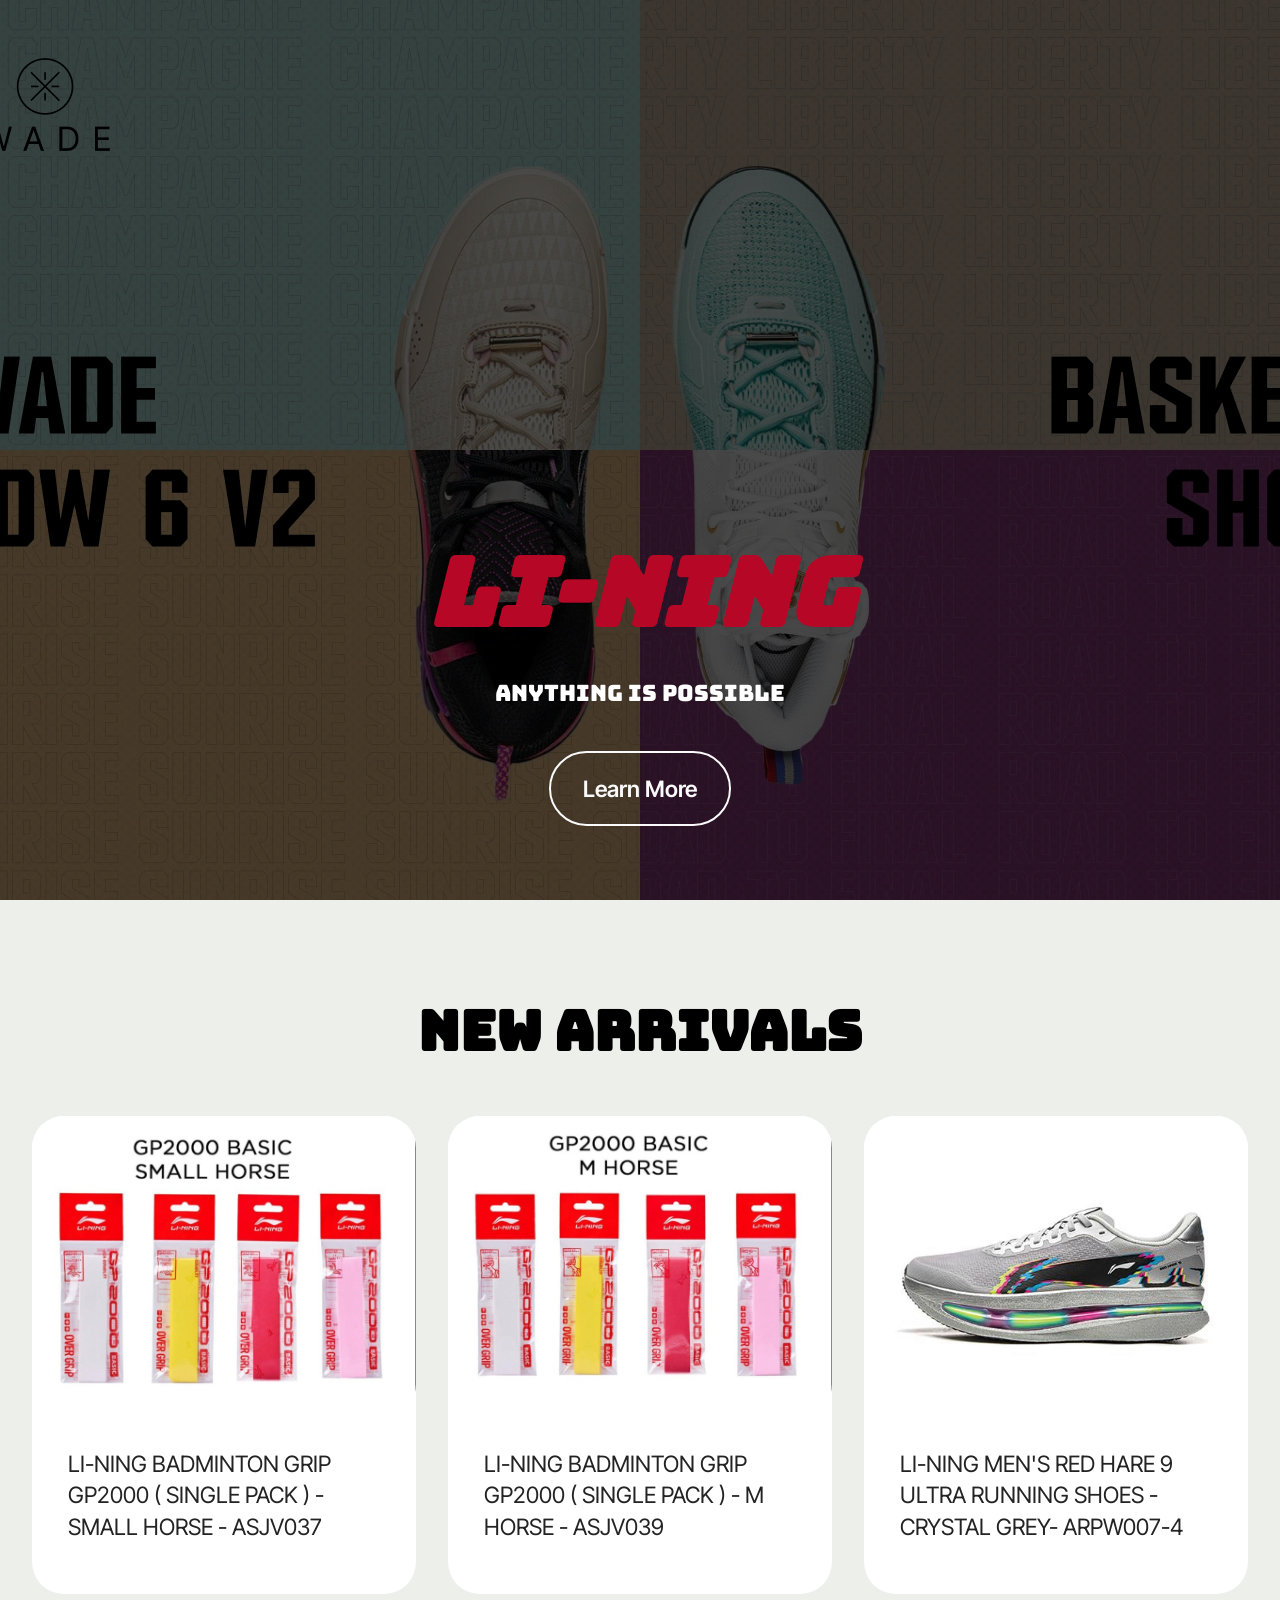
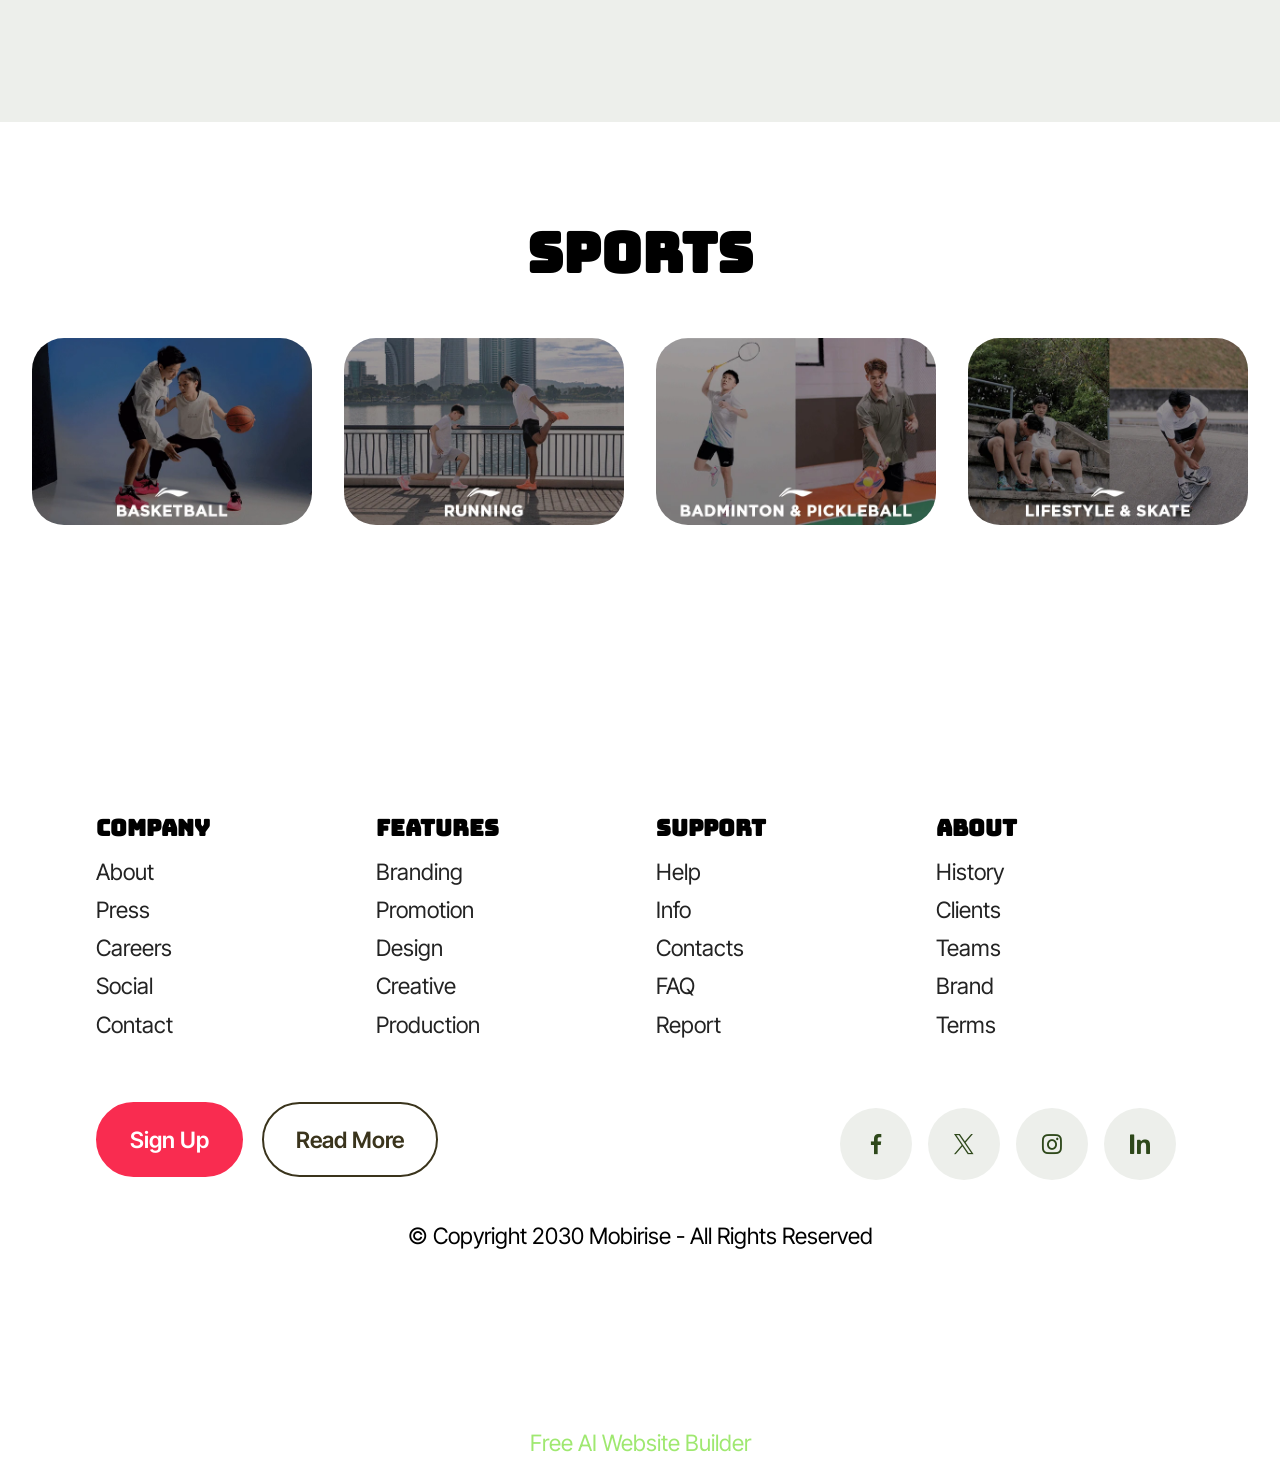
<file: index.html>
<!DOCTYPE html>
<html  >
<head>
  <!-- Site made with Mobirise Website Builder v6.1.12, https://mobirise.com -->
  <meta charset="UTF-8">
  <meta http-equiv="X-UA-Compatible" content="IE=edge">
  <meta name="generator" content="Mobirise v6.1.12, mobirise.com">
  <meta name="viewport" content="width=device-width, initial-scale=1, minimum-scale=1">
  <link rel="shortcut icon" href="assets/images/logo5.png" type="image/x-icon">
  <meta name="description" content="">
  
  
  <title>Home</title>
  <link rel="stylesheet" href="assets/bootstrap/css/bootstrap.min.css">
  <link rel="stylesheet" href="assets/parallax/jarallax.css">
  <link rel="stylesheet" href="assets/socicon/css/styles.css">
  <link rel="stylesheet" href="assets/theme/css/style.css">
  <link rel="preload" href="https://fonts.googleapis.com/css?family=Bungee:400&display=swap" as="style" onload="this.onload=null;this.rel='stylesheet'">
  <noscript><link rel="stylesheet" href="https://fonts.googleapis.com/css?family=Bungee:400&display=swap"></noscript>
  <link rel="preload" href="https://fonts.googleapis.com/css?family=Inter+Tight:100,200,300,400,500,600,700,800,900,100i,200i,300i,400i,500i,600i,700i,800i,900i&display=swap" as="style" onload="this.onload=null;this.rel='stylesheet'">
  <noscript><link rel="stylesheet" href="https://fonts.googleapis.com/css?family=Inter+Tight:100,200,300,400,500,600,700,800,900,100i,200i,300i,400i,500i,600i,700i,800i,900i&display=swap"></noscript>
  <link rel="preload" as="style" href="assets/mobirise/css/mbr-additional.css?v=gSuYYT"><link rel="stylesheet" href="assets/mobirise/css/mbr-additional.css?v=gSuYYT" type="text/css">

  
  
  
</head>
<body>
  
  <section data-bs-version="5.1" class="header16 cid-vfYI14UasF mbr-fullscreen mbr-parallax-background" id="header17-0">
  
  <div class="mbr-overlay" style="opacity: 0.7; background-color: rgb(0, 0, 0);"></div>
  <div class="container-fluid">
    <div class="row">
      <div class="content-wrap col-12 col-md-12">
        <h1 class="mbr-section-title mbr-fonts-style mbr-white mb-4 display-1"><em><strong>LI-NING</strong></em></h1>
        
        <p class="mbr-fonts-style mbr-text mbr-white mb-4 display-5">Anything is possible</p>
        <div class="mbr-section-btn"><a class="btn btn-white-outline display-7" href="https://mobiri.se">Learn More</a></div>
      </div>
    </div>
  </div>
</section>

<section data-bs-version="5.1" class="features4 start cid-vfZdshtJ9T" id="features04-4">
	
	
	<div class="container">
		<div class="row justify-content-center">
			<div class="col-12 content-head">
				<div class="mbr-section-head mb-5">
					<h4 class="mbr-section-title mbr-fonts-style align-center mb-0 display-2"><strong>NEW ARRIVALS</strong></h4>
					
					
				</div>
			</div>
		</div>
		<div class="row">
			<div class="item features-image col-12 col-md-6 col-lg-4">
				<div class="item-wrapper">
					<div class="item-img">
						<img src="assets/images/6391079457518000005b15d-815x815.jpeg" alt="Mobirise Website Builder">
					</div>
					<div class="item-content">
						
						<p class="mbr-text mbr-fonts-style display-7">LI-NING BADMINTON GRIP GP2000 ( SINGLE PACK ) - SMALL HORSE - ASJV037</p>
						
					</div>

				</div>
			</div>
			<div class="item features-image col-12 col-md-6 col-lg-4">
				<div class="item-wrapper">
					<div class="item-img">
						<img src="assets/images/6391079455326000005b15d-815x815.jpeg" alt="Mobirise Website Builder">
					</div>
					<div class="item-content">
						
						<p class="mbr-text mbr-fonts-style display-7">LI-NING BADMINTON GRIP GP2000 ( SINGLE PACK ) - M HORSE - ASJV039</p>
						
					</div>
				</div>
			</div>
			<div class="item features-image col-12 col-md-6 col-lg-4">
				<div class="item-wrapper">
					<div class="item-img">
						<img src="assets/images/6391080568915700005b15d-500x500.jpg" alt="Mobirise Website Builder">
					</div>
					<div class="item-content">
						
						<p class="mbr-text mbr-fonts-style display-7">LI-NING MEN'S RED HARE 9 ULTRA RUNNING SHOES - CRYSTAL GREY- ARPW007-4<br>
						</p>
						
					</div>
				</div>
			</div>
		</div>
	</div>
</section>

<section data-bs-version="5.1" class="gallery3 cid-vg4DQjIzgQ" id="gallery03-7">
    
    
    <div class="container-fluid">
      <div class="row justify-content-center">
        <div class="col-12 content-head">
          <div class="mbr-section-head mb-5">
            <h4 class="mbr-section-title mbr-fonts-style align-center mb-0 display-2"><strong>Sports</strong></h4>
            
          </div>
        </div>
      </div>
      <div class="row">
        <div class="item features-image col-12 col-md-6 col-lg-3 active">
          <div class="item-wrapper">
            <div class="item-img">
              <img src="assets/images/2dc4f39b-7347-4b50-b246-dcd4c14301bf-1774509589-yprwf3p2jn-m-600x4001.webp" alt="Mobirise Website Builder" title="" data-slide-to="0" data-bs-slide-to="0">
            </div>
            
          </div>
        </div>
        <div class="item features-image col-12 col-md-6 col-lg-3">
          <div class="item-wrapper">
            <div class="item-img">
              <img src="assets/images/2dc4f39b-7347-4b50-b246-dcd4c14301bf-1774509595-66jc3ktlme-m-600x4001.webp" alt="Mobirise Website Builder" title="" data-slide-to="1" data-bs-slide-to="1">
            </div>
            
          </div>
        </div>
        
        <div class="item features-image col-12 col-md-6 col-lg-3">
          <div class="item-wrapper">
            <div class="item-img">
              <img src="assets/images/2dc4f39b-7347-4b50-b246-dcd4c14301bf-1775027516-rmx4h6afxj-m-600x4001.webp" alt="Mobirise Website Builder" title="" data-slide-to="2" data-bs-slide-to="2">
            </div>
            
          </div>
        </div><div class="item features-image col-12 col-md-6 col-lg-3">
          <div class="item-wrapper">
            <div class="item-img">
              <img src="assets/images/2dc4f39b-7347-4b50-b246-dcd4c14301bf-1774509214-nkugqv191w-m-600x4001.webp" alt="Mobirise Website Builder" title="" data-slide-to="3" data-bs-slide-to="3">
            </div>
            
          </div>
        </div>
      </div>
    </div>
  </section>

<section data-bs-version="5.1" class="footer1 cid-vg4FMo0vnL" once="footers" id="footer01-b">
	

	
	
	<div class="container">
		<div class="row mbr-white">
			<div class="col-12 col-md-6 col-lg-3">
				<h5 class="mbr-section-subtitle mbr-fonts-style mb-2 display-5">
					<strong>Company</strong>
				</h5>
				<ul class="list mbr-fonts-style display-7">
					<li class="mbr-text item-wrap">About</li>
					<li class="mbr-text item-wrap">Press</li>
					<li class="mbr-text item-wrap">Careers</li>
					<li class="mbr-text item-wrap">Social</li>
					<li class="mbr-text item-wrap">Contact</li>
				</ul>
			</div>
			<div class="col-12 col-md-6 col-lg-3">
				<h5 class="mbr-section-subtitle mbr-fonts-style mb-2 display-5">
					<strong>Features</strong>
				</h5>
				<ul class="list mbr-fonts-style display-7">
					<li class="mbr-text item-wrap">Branding</li>
					<li class="mbr-text item-wrap">Promotion</li>
					<li class="mbr-text item-wrap">Design</li>
					<li class="mbr-text item-wrap">Creative</li>
					<li class="mbr-text item-wrap">Production</li>
				</ul>
			</div>
			<div class="col-12 col-md-6 col-lg-3">
				<h5 class="mbr-section-subtitle mbr-fonts-style mb-2 display-5">
					<strong>Support</strong>
				</h5>
				<ul class="list mbr-fonts-style display-7">
					<li class="mbr-text item-wrap">Help</li>
					<li class="mbr-text item-wrap">Info</li>
					<li class="mbr-text item-wrap">Contacts</li>
					<li class="mbr-text item-wrap">FAQ</li>
					<li class="mbr-text item-wrap">Report</li>
				</ul>
			</div>
			<div class="col-12 col-md-6 col-lg-3">
				<h5 class="mbr-section-subtitle mbr-fonts-style mb-2 display-5">
					<strong>About</strong>
				</h5>
				<ul class="list mbr-fonts-style display-7">
					<li class="mbr-text item-wrap">History</li>
					<li class="mbr-text item-wrap">Clients</li>
					<li class="mbr-text item-wrap">Teams</li>
					<li class="mbr-text item-wrap">Brand</li>
					<li class="mbr-text item-wrap">Terms</li>
				</ul>
			</div>
			<div class="col-12 mt-5 footer-col">
				<div class="mbr-section-btn align-left"><a class="btn btn-info display-7" href="https://mobiri.se">Sign Up</a>
					<a class="btn btn-success-outline display-7" href="https://mobiri.se">Read More</a></div>

				<div class="social-row mt-2 display-7">
					<div class="soc-item">
						<a href="https://mobiri.se/">
							<span class="mbr-iconfont socicon socicon-facebook"></span>
						</a>
					</div>
					<div class="soc-item">
						<a href="https://mobiri.se/">
							<span class="mbr-iconfont socicon socicon-twitter"></span>
						</a>
					</div>
					<div class="soc-item">
						<a href="https://mobiri.se/">
							<span class="mbr-iconfont socicon socicon-instagram"></span>
						</a>
					</div>
					<div class="soc-item">
						<a href="https://mobiri.se/">
							<span class="mbr-iconfont socicon-logmein socicon"></span>
						</a>
					</div>
				</div>
			</div>
			<div class="col-12 mt-4">
				<p class="mbr-text mb-0 mbr-fonts-style copyright align-center display-7">
					© Copyright 2030 Mobirise - All Rights Reserved
				</p>
			</div>
		</div>
	</div>
</section><section class="display-7" style="padding: 0;align-items: center;justify-content: center;flex-wrap: wrap;    align-content: center;display: flex;position: relative;height: 4rem;"><a href="https://mobiri.se/4654932" style="flex: 1 1;height: 4rem;position: absolute;width: 100%;z-index: 1;"><img alt="" style="height: 4rem;" src="[data-uri]"></a><p style="margin: 0;text-align: center;" class="display-7">&#8204;</p><a style="z-index:1" href="https://mobirise.com/builder/ai-website-builder.html">Free AI Website Builder</a></section><script src="assets/bootstrap/js/bootstrap.bundle.min.js"></script>  <script src="assets/parallax/jarallax.js"></script>  <script src="assets/smoothscroll/smooth-scroll.js"></script>  <script src="assets/ytplayer/index.js"></script>  <script src="assets/theme/js/script.js"></script>  
  
  
</body>
</html>
</file>
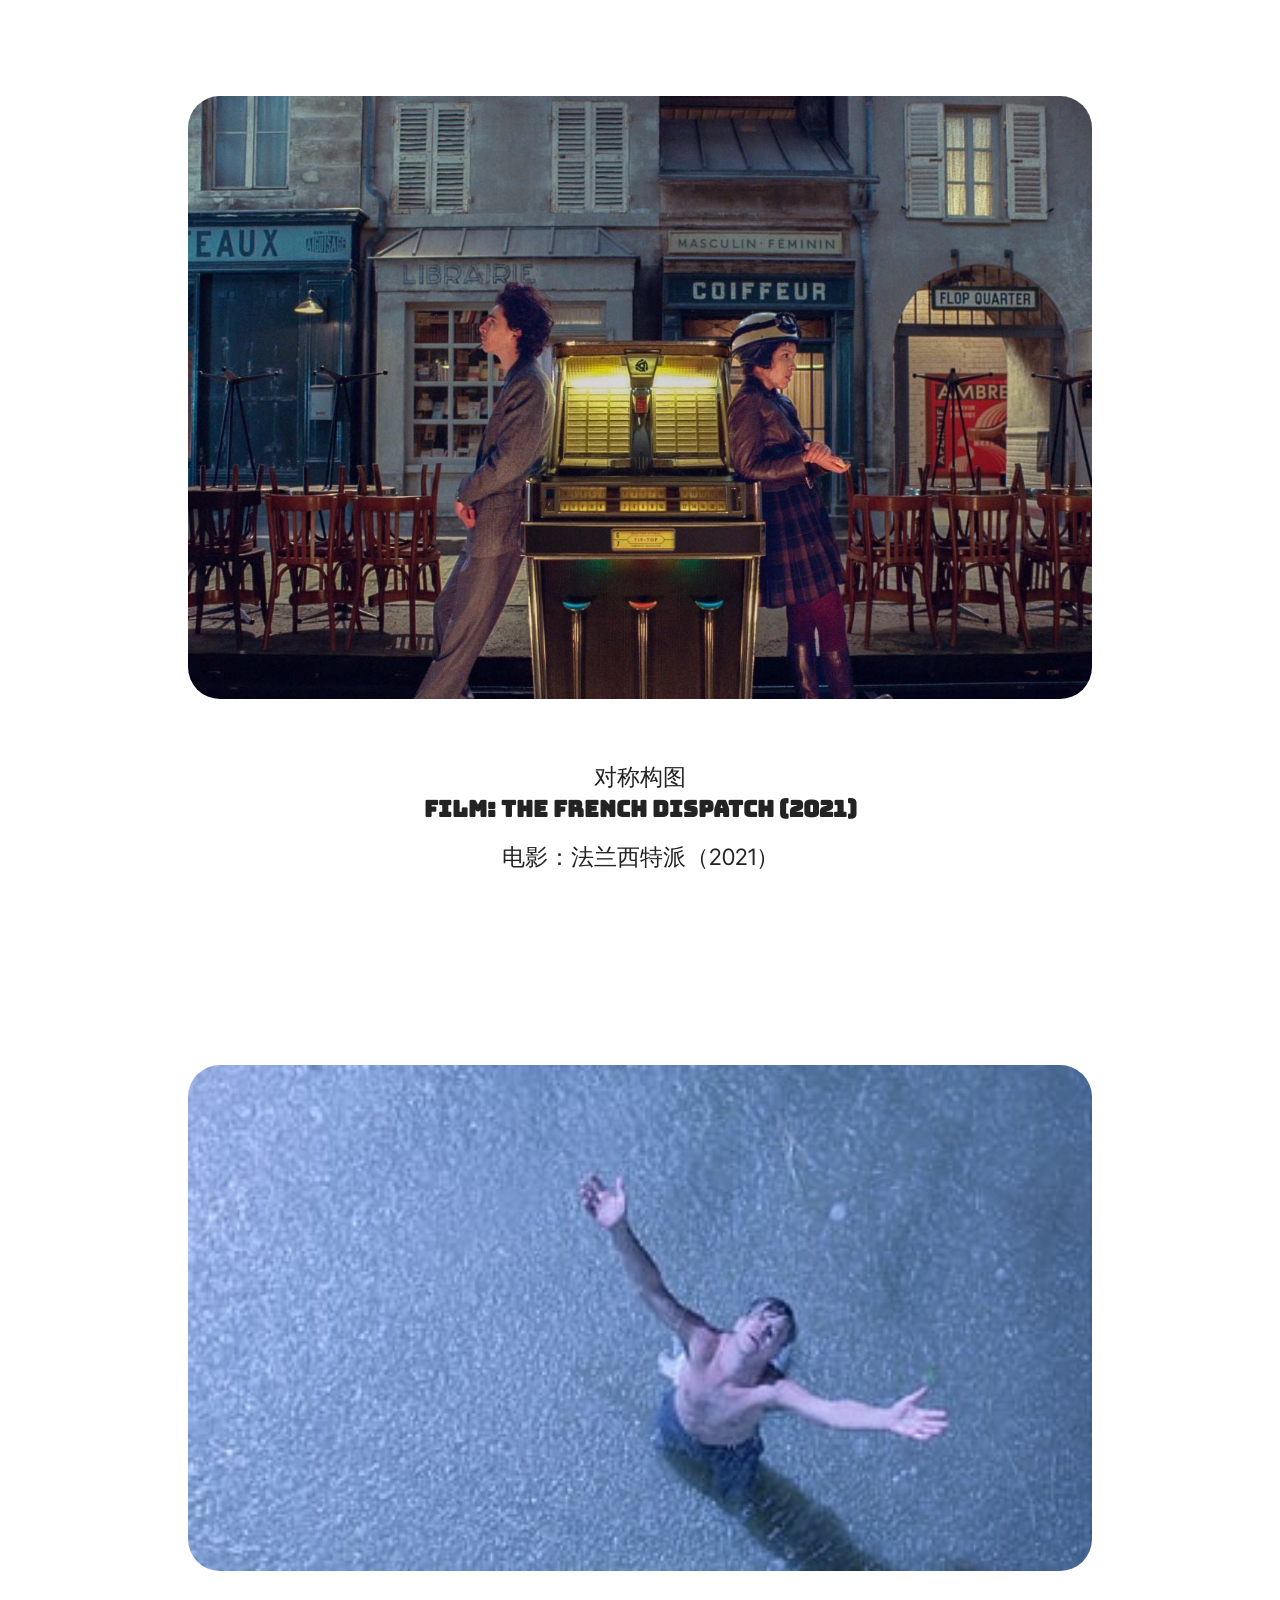
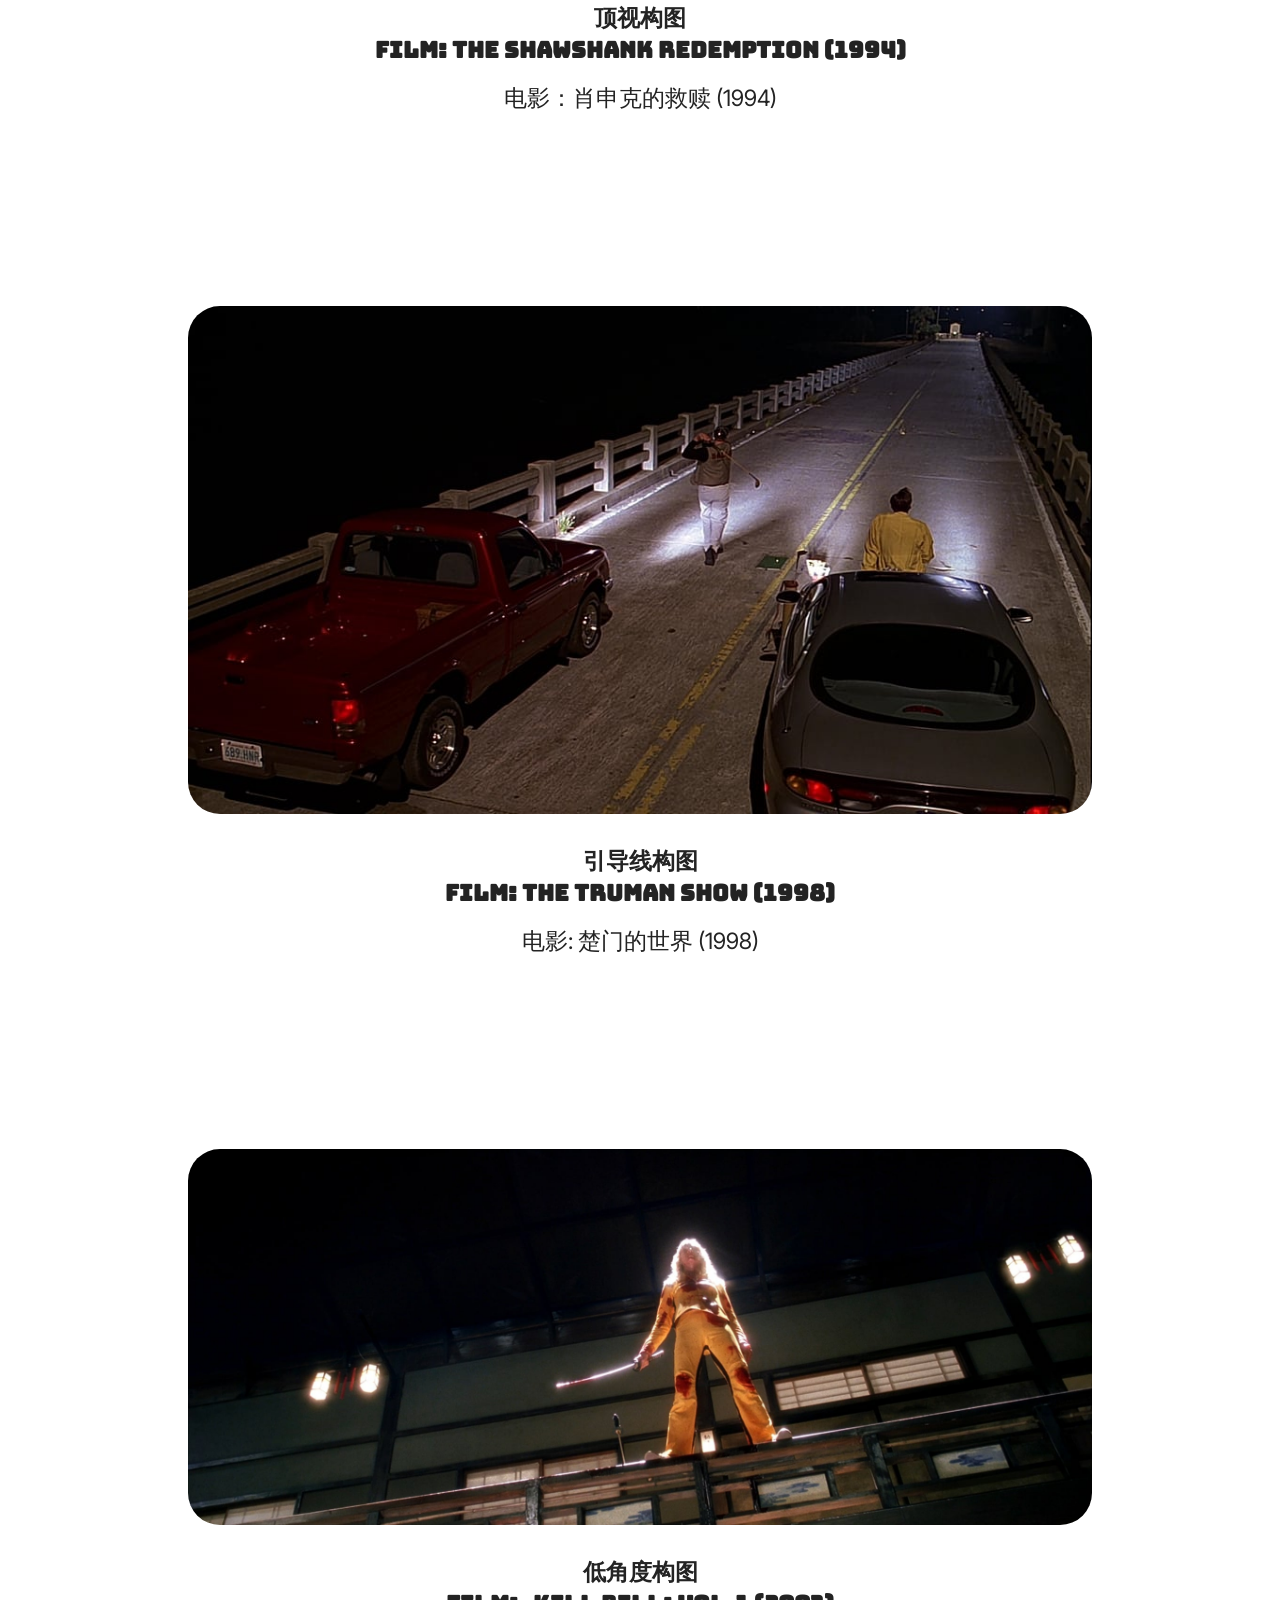
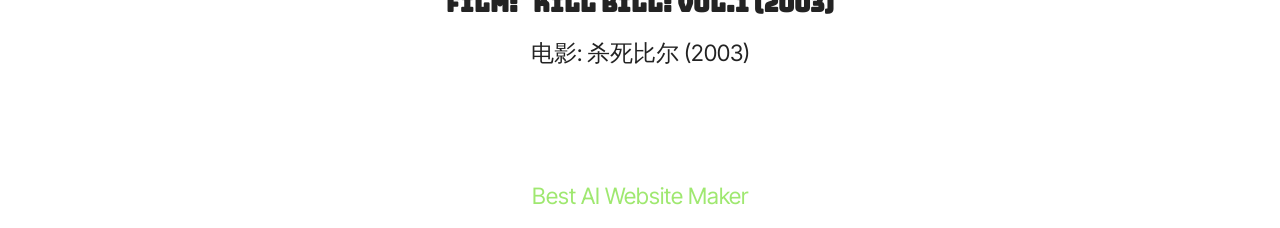
<file: page1.html>
<!DOCTYPE html>
<html  >
<head>
  <!-- Site made with Mobirise Website Builder v6.1.12, https://mobirise.com -->
  <meta charset="UTF-8">
  <meta http-equiv="X-UA-Compatible" content="IE=edge">
  <meta name="generator" content="Mobirise v6.1.12, mobirise.com">
  <meta name="viewport" content="width=device-width, initial-scale=1, minimum-scale=1">
  <link rel="shortcut icon" href="assets/images/logo5.png" type="image/x-icon">
  <meta name="description" content="">
  
  
  <title>Page 1</title>
  <link rel="stylesheet" href="assets/bootstrap/css/bootstrap.min.css">
  <link rel="stylesheet" href="assets/theme/css/style.css">
  <link rel="preload" href="https://fonts.googleapis.com/css?family=Bungee:400&display=swap" as="style" onload="this.onload=null;this.rel='stylesheet'">
  <noscript><link rel="stylesheet" href="https://fonts.googleapis.com/css?family=Bungee:400&display=swap"></noscript>
  <link rel="preload" href="https://fonts.googleapis.com/css?family=Inter+Tight:100,200,300,400,500,600,700,800,900,100i,200i,300i,400i,500i,600i,700i,800i,900i&display=swap" as="style" onload="this.onload=null;this.rel='stylesheet'">
  <noscript><link rel="stylesheet" href="https://fonts.googleapis.com/css?family=Inter+Tight:100,200,300,400,500,600,700,800,900,100i,200i,300i,400i,500i,600i,700i,800i,900i&display=swap"></noscript>
  <link rel="preload" as="style" href="assets/mobirise/css/mbr-additional.css?v=8SQXSt"><link rel="stylesheet" href="assets/mobirise/css/mbr-additional.css?v=8SQXSt" type="text/css">

  
  
  
</head>
<body>
  
  <section data-bs-version="5.1" class="image01 cid-vgaCJGA0ie" id="image01-g">
  

  
  

  <div class="container">
    <div class="row justify-content-center">
      <div class="col-12 col-lg-9">
        <div class="image-wrapper mb-4">
          <a href="https://shotdeck.com/assets/images/stills/medthumb/small_ZP0YGA88.jpg"><img class="w-100" src="assets/images/21c793b6690d6843ace217d2148488d55b15d-1200x800.jpg" alt="Mobirise Website Builder"></a>
        </div>
        <h4 class="mbr-description mbr-fonts-style mb-3 align-center display-5"><strong><br></strong>对称构图<br><strong>Film: The french dispatch (2021)</strong><strong><br></strong></h4>
        <p class="mbr-description mbr-fonts-style mb-0 align-center display-7">电影：法兰西特派（2021）</p>
      </div>
    </div>
  </div>
</section>

<section data-bs-version="5.1" class="image01 cid-vgaCJUYfw1" id="image01-h">
  

  
  

  <div class="container">
    <div class="row justify-content-center">
      <div class="col-12 col-lg-9">
        <div class="image-wrapper mb-4">
          <img class="w-100" src="assets/images/small-6xycgyct-350x196.jpg" alt="Mobirise Website Builder">
        </div>
        <h4 class="mbr-description mbr-fonts-style mb-3 align-center display-5"><strong>顶视构图</strong><br><strong>film: The shawshank redemption (1994)</strong></h4>
        <p class="mbr-description mbr-fonts-style mb-0 align-center display-7">电影：肖申克的救赎 (1994)</p>
      </div>
    </div>
  </div>
</section>

<section data-bs-version="5.1" class="image01 cid-vgaCKdFijh" id="image01-i">
  

  
  

  <div class="container">
    <div class="row justify-content-center">
      <div class="col-12 col-lg-9">
        <div class="image-wrapper mb-4">
          <img class="w-100" src="assets/images/small-c6h7lir5-967x544.jpg" alt="Mobirise Website Builder">
        </div>
        <h4 class="mbr-description mbr-fonts-style mb-3 align-center display-5"><strong>引导线构图</strong><br><strong>film: The truman show (1998)</strong></h4>
        <p class="mbr-description mbr-fonts-style mb-0 align-center display-7">电影: 楚门的世界 (1998)</p>
      </div>
    </div>
  </div>
</section>

<section data-bs-version="5.1" class="image01 cid-vgaEQYECWG" id="image01-j">
  

  
  

  <div class="container">
    <div class="row justify-content-center">
      <div class="col-12 col-lg-9">
        <div class="image-wrapper mb-4">
          <img class="w-100" src="assets/images/c97v6zjs-1916x798.jpg" alt="Mobirise Website Builder">
        </div>
        <h4 class="mbr-description mbr-fonts-style mb-3 align-center display-5"><strong>低角度构图</strong><br><strong>film:&nbsp; &nbsp;kill bill: Vol.1 (2003)</strong></h4>
        <p class="mbr-description mbr-fonts-style mb-0 align-center display-7">电影: 杀死比尔 (2003)</p>
      </div>
    </div>
  </div>
</section><section class="display-7" style="padding: 0;align-items: center;justify-content: center;flex-wrap: wrap;    align-content: center;display: flex;position: relative;height: 4rem;"><a href="https://mobiri.se/4654932" style="flex: 1 1;height: 4rem;position: absolute;width: 100%;z-index: 1;"><img alt="" style="height: 4rem;" src="[data-uri]"></a><p style="margin: 0;text-align: center;" class="display-7">&#8204;</p><a style="z-index:1" href="https://mobirise.com/builder/ai-website-maker.html">Best AI Website Maker</a></section><script src="assets/bootstrap/js/bootstrap.bundle.min.js"></script>  <script src="assets/smoothscroll/smooth-scroll.js"></script>  <script src="assets/ytplayer/index.js"></script>  <script src="assets/theme/js/script.js"></script>  
  
  
</body>
</html>
</file>
<file: assets/parallax/jarallax.css>
.jarallax {
    position: relative;
    z-index: 0;
}
.jarallax > .jarallax-img {
    position: absolute;
    object-fit: cover;
    /* support for plugin https://github.com/bfred-it/object-fit-images */
    font-family: 'object-fit: cover;';
    top: 0;
    left: 0;
    width: 100%;
    height: 100%;
    z-index: -1;
}
</file>
<file: assets/socicon/css/styles.css>
@charset "UTF-8";

@font-face {
  font-family: 'Socicon';
  src:  url('../fonts/socicon.eot');
  src:  url('../fonts/socicon.eot?#iefix') format('embedded-opentype'),
    url('../fonts/socicon.woff2') format('woff2'),
    url('../fonts/socicon.ttf') format('truetype'),
    url('../fonts/socicon.woff') format('woff'),
    url('../fonts/socicon.svg#socicon') format('svg');
  font-weight: normal;
  font-style: normal;
  font-display: swap;
}

[data-icon]:before {
  font-family: "socicon" !important;
  content: attr(data-icon);
  font-style: normal !important;
  font-weight: normal !important;
  font-variant: normal !important;
  text-transform: none !important;
  speak: none;
  line-height: 1;
  -webkit-font-smoothing: antialiased;
  -moz-osx-font-smoothing: grayscale;
}

[class^="socicon-"], [class*=" socicon-"] {
  /* use !important to prevent issues with browser extensions that change fonts */
  font-family: 'Socicon' !important;
  speak: none;
  font-style: normal;
  font-weight: normal;
  font-variant: normal;
  text-transform: none;
  line-height: 1;

  /* Better Font Rendering =========== */
  -webkit-font-smoothing: antialiased;
  -moz-osx-font-smoothing: grayscale;
}

.socicon-500px:before {
  content: "\e000";
}
.socicon-8tracks:before {
  content: "\e001";
}
.socicon-airbnb:before {
  content: "\e002";
}
.socicon-alliance:before {
  content: "\e003";
}
.socicon-amazon:before {
  content: "\e004";
}
.socicon-amplement:before {
  content: "\e005";
}
.socicon-android:before {
  content: "\e006";
}
.socicon-angellist:before {
  content: "\e007";
}
.socicon-apple:before {
  content: "\e008";
}
.socicon-appnet:before {
  content: "\e009";
}
.socicon-baidu:before {
  content: "\e00a";
}
.socicon-bandcamp:before {
  content: "\e00b";
}
.socicon-battlenet:before {
  content: "\e00c";
}
.socicon-mixer:before {
  content: "\e00d";
}
.socicon-bebee:before {
  content: "\e00e";
}
.socicon-bebo:before {
  content: "\e00f";
}
.socicon-behance:before {
  content: "\e010";
}
.socicon-blizzard:before {
  content: "\e011";
}
.socicon-blogger:before {
  content: "\e012";
}
.socicon-buffer:before {
  content: "\e013";
}
.socicon-chrome:before {
  content: "\e014";
}
.socicon-coderwall:before {
  content: "\e015";
}
.socicon-curse:before {
  content: "\e016";
}
.socicon-dailymotion:before {
  content: "\e017";
}
.socicon-deezer:before {
  content: "\e018";
}
.socicon-delicious:before {
  content: "\e019";
}
.socicon-deviantart:before {
  content: "\e01a";
}
.socicon-diablo:before {
  content: "\e01b";
}
.socicon-digg:before {
  content: "\e01c";
}
.socicon-discord:before {
  content: "\e01d";
}
.socicon-disqus:before {
  content: "\e01e";
}
.socicon-douban:before {
  content: "\e01f";
}
.socicon-draugiem:before {
  content: "\e020";
}
.socicon-dribbble:before {
  content: "\e021";
}
.socicon-drupal:before {
  content: "\e022";
}
.socicon-ebay:before {
  content: "\e023";
}
.socicon-ello:before {
  content: "\e024";
}
.socicon-endomodo:before {
  content: "\e025";
}
.socicon-envato:before {
  content: "\e026";
}
.socicon-etsy:before {
  content: "\e027";
}
.socicon-facebook:before {
  content: "\e028";
}
.socicon-feedburner:before {
  content: "\e029";
}
.socicon-filmweb:before {
  content: "\e02a";
}
.socicon-firefox:before {
  content: "\e02b";
}
.socicon-flattr:before {
  content: "\e02c";
}
.socicon-flickr:before {
  content: "\e02d";
}
.socicon-formulr:before {
  content: "\e02e";
}
.socicon-forrst:before {
  content: "\e02f";
}
.socicon-foursquare:before {
  content: "\e030";
}
.socicon-friendfeed:before {
  content: "\e031";
}
.socicon-github:before {
  content: "\e032";
}
.socicon-goodreads:before {
  content: "\e033";
}
.socicon-google:before {
  content: "\e034";
}
.socicon-googlescholar:before {
  content: "\e035";
}
.socicon-googlegroups:before {
  content: "\e036";
}
.socicon-googlephotos:before {
  content: "\e037";
}
.socicon-googleplus:before {
  content: "\e038";
}
.socicon-grooveshark:before {
  content: "\e039";
}
.socicon-hackerrank:before {
  content: "\e03a";
}
.socicon-hearthstone:before {
  content: "\e03b";
}
.socicon-hellocoton:before {
  content: "\e03c";
}
.socicon-heroes:before {
  content: "\e03d";
}
.socicon-smashcast:before {
  content: "\e03e";
}
.socicon-horde:before {
  content: "\e03f";
}
.socicon-houzz:before {
  content: "\e040";
}
.socicon-icq:before {
  content: "\e041";
}
.socicon-identica:before {
  content: "\e042";
}
.socicon-imdb:before {
  content: "\e043";
}
.socicon-instagram:before {
  content: "\e044";
}
.socicon-issuu:before {
  content: "\e045";
}
.socicon-istock:before {
  content: "\e046";
}
.socicon-itunes:before {
  content: "\e047";
}
.socicon-keybase:before {
  content: "\e048";
}
.socicon-lanyrd:before {
  content: "\e049";
}
.socicon-lastfm:before {
  content: "\e04a";
}
.socicon-line:before {
  content: "\e04b";
}
.socicon-linkedin:before {
  content: "\e04c";
}
.socicon-livejournal:before {
  content: "\e04d";
}
.socicon-lyft:before {
  content: "\e04e";
}
.socicon-macos:before {
  content: "\e04f";
}
.socicon-mail:before {
  content: "\e050";
}
.socicon-medium:before {
  content: "\e051";
}
.socicon-meetup:before {
  content: "\e052";
}
.socicon-mixcloud:before {
  content: "\e053";
}
.socicon-modelmayhem:before {
  content: "\e054";
}
.socicon-mumble:before {
  content: "\e055";
}
.socicon-myspace:before {
  content: "\e056";
}
.socicon-newsvine:before {
  content: "\e057";
}
.socicon-nintendo:before {
  content: "\e058";
}
.socicon-npm:before {
  content: "\e059";
}
.socicon-odnoklassniki:before {
  content: "\e05a";
}
.socicon-openid:before {
  content: "\e05b";
}
.socicon-opera:before {
  content: "\e05c";
}
.socicon-outlook:before {
  content: "\e05d";
}
.socicon-overwatch:before {
  content: "\e05e";
}
.socicon-patreon:before {
  content: "\e05f";
}
.socicon-paypal:before {
  content: "\e060";
}
.socicon-periscope:before {
  content: "\e061";
}
.socicon-persona:before {
  content: "\e062";
}
.socicon-pinterest:before {
  content: "\e063";
}
.socicon-play:before {
  content: "\e064";
}
.socicon-player:before {
  content: "\e065";
}
.socicon-playstation:before {
  content: "\e066";
}
.socicon-pocket:before {
  content: "\e067";
}
.socicon-qq:before {
  content: "\e068";
}
.socicon-quora:before {
  content: "\e069";
}
.socicon-raidcall:before {
  content: "\e06a";
}
.socicon-ravelry:before {
  content: "\e06b";
}
.socicon-reddit:before {
  content: "\e06c";
}
.socicon-renren:before {
  content: "\e06d";
}
.socicon-researchgate:before {
  content: "\e06e";
}
.socicon-residentadvisor:before {
  content: "\e06f";
}
.socicon-reverbnation:before {
  content: "\e070";
}
.socicon-rss:before {
  content: "\e071";
}
.socicon-sharethis:before {
  content: "\e072";
}
.socicon-skype:before {
  content: "\e073";
}
.socicon-slideshare:before {
  content: "\e074";
}
.socicon-smugmug:before {
  content: "\e075";
}
.socicon-snapchat:before {
  content: "\e076";
}
.socicon-songkick:before {
  content: "\e077";
}
.socicon-soundcloud:before {
  content: "\e078";
}
.socicon-spotify:before {
  content: "\e079";
}
.socicon-stackexchange:before {
  content: "\e07a";
}
.socicon-stackoverflow:before {
  content: "\e07b";
}
.socicon-starcraft:before {
  content: "\e07c";
}
.socicon-stayfriends:before {
  content: "\e07d";
}
.socicon-steam:before {
  content: "\e07e";
}
.socicon-storehouse:before {
  content: "\e07f";
}
.socicon-strava:before {
  content: "\e080";
}
.socicon-streamjar:before {
  content: "\e081";
}
.socicon-stumbleupon:before {
  content: "\e082";
}
.socicon-swarm:before {
  content: "\e083";
}
.socicon-teamspeak:before {
  content: "\e084";
}
.socicon-teamviewer:before {
  content: "\e085";
}
.socicon-technorati:before {
  content: "\e086";
}
.socicon-telegram:before {
  content: "\e087";
}
.socicon-tripadvisor:before {
  content: "\e088";
}
.socicon-tripit:before {
  content: "\e089";
}
.socicon-triplej:before {
  content: "\e08a";
}
.socicon-tumblr:before {
  content: "\e08b";
}
.socicon-twitch:before {
  content: "\e08c";
}
.socicon-twitter:before {
  content: "\e08d";
}
.socicon-uber:before {
  content: "\e08e";
}
.socicon-ventrilo:before {
  content: "\e08f";
}
.socicon-viadeo:before {
  content: "\e090";
}
.socicon-viber:before {
  content: "\e091";
}
.socicon-viewbug:before {
  content: "\e092";
}
.socicon-vimeo:before {
  content: "\e093";
}
.socicon-vine:before {
  content: "\e094";
}
.socicon-vkontakte:before {
  content: "\e095";
}
.socicon-warcraft:before {
  content: "\e096";
}
.socicon-wechat:before {
  content: "\e097";
}
.socicon-weibo:before {
  content: "\e098";
}
.socicon-whatsapp:before {
  content: "\e099";
}
.socicon-wikipedia:before {
  content: "\e09a";
}
.socicon-windows:before {
  content: "\e09b";
}
.socicon-wordpress:before {
  content: "\e09c";
}
.socicon-wykop:before {
  content: "\e09d";
}
.socicon-xbox:before {
  content: "\e09e";
}
.socicon-xing:before {
  content: "\e09f";
}
.socicon-yahoo:before {
  content: "\e0a0";
}
.socicon-yammer:before {
  content: "\e0a1";
}
.socicon-yandex:before {
  content: "\e0a2";
}
.socicon-yelp:before {
  content: "\e0a3";
}
.socicon-younow:before {
  content: "\e0a4";
}
.socicon-youtube:before {
  content: "\e0a5";
}
.socicon-zapier:before {
  content: "\e0a6";
}
.socicon-zerply:before {
  content: "\e0a7";
}
.socicon-zomato:before {
  content: "\e0a8";
}
.socicon-zynga:before {
  content: "\e0a9";
}
.socicon-bluesky:before {
  content: "\e0aa";
}
.socicon-threads:before {
  content: "\e0ab";
}
.socicon-spreadshirt:before {
  content: "\e901";
}
.socicon-gamejolt:before {
  content: "\e902";
}
.socicon-trello:before {
  content: "\e903";
}
.socicon-tunein:before {
  content: "\e904";
}
.socicon-bloglovin:before {
  content: "\e905";
}
.socicon-gamewisp:before {
  content: "\e906";
}
.socicon-messenger:before {
  content: "\e907";
}
.socicon-pandora:before {
  content: "\e908";
}
.socicon-augment:before {
  content: "\e909";
}
.socicon-bitbucket:before {
  content: "\e90a";
}
.socicon-fyuse:before {
  content: "\e90b";
}
.socicon-yt-gaming:before {
  content: "\e90c";
}
.socicon-sketchfab:before {
  content: "\e90d";
}
.socicon-mobcrush:before {
  content: "\e90e";
}
.socicon-microsoft:before {
  content: "\e90f";
}
.socicon-realtor:before {
  content: "\e910";
}
.socicon-tidal:before {
  content: "\e911";
}
.socicon-qobuz:before {
  content: "\e912";
}
.socicon-natgeo:before {
  content: "\e913";
}
.socicon-mastodon:before {
  content: "\e914";
}
.socicon-unsplash:before {
  content: "\e915";
}
.socicon-homeadvisor:before {
  content: "\e916";
}
.socicon-angieslist:before {
  content: "\e917";
}
.socicon-codepen:before {
  content: "\e918";
}
.socicon-slack:before {
  content: "\e919";
}
.socicon-openaigym:before {
  content: "\e91a";
}
.socicon-logmein:before {
  content: "\e91b";
}
.socicon-fiverr:before {
  content: "\e91c";
}
.socicon-gotomeeting:before {
  content: "\e91d";
}
.socicon-aliexpress:before {
  content: "\e91e";
}
.socicon-guru:before {
  content: "\e91f";
}
.socicon-appstore:before {
  content: "\e920";
}
.socicon-homes:before {
  content: "\e921";
}
.socicon-zoom:before {
  content: "\e922";
}
.socicon-alibaba:before {
  content: "\e923";
}
.socicon-craigslist:before {
  content: "\e924";
}
.socicon-wix:before {
  content: "\e925";
}
.socicon-redfin:before {
  content: "\e926";
}
.socicon-googlecalendar:before {
  content: "\e927";
}
.socicon-shopify:before {
  content: "\e928";
}
.socicon-freelancer:before {
  content: "\e929";
}
.socicon-seedrs:before {
  content: "\e92a";
}
.socicon-bing:before {
  content: "\e92b";
}
.socicon-doodle:before {
  content: "\e92c";
}
.socicon-bonanza:before {
  content: "\e92d";
}
.socicon-squarespace:before {
  content: "\e92e";
}
.socicon-toptal:before {
  content: "\e92f";
}
.socicon-gust:before {
  content: "\e930";
}
.socicon-ask:before {
  content: "\e931";
}
.socicon-trulia:before {
  content: "\e932";
}
.socicon-loomly:before {
  content: "\e933";
}
.socicon-ghost:before {
  content: "\e934";
}
.socicon-upwork:before {
  content: "\e935";
}
.socicon-fundable:before {
  content: "\e936";
}
.socicon-booking:before {
  content: "\e937";
}
.socicon-googlemaps:before {
  content: "\e938";
}
.socicon-zillow:before {
  content: "\e939";
}
.socicon-niconico:before {
  content: "\e93a";
}
.socicon-toneden:before {
  content: "\e93b";
}
.socicon-crunchbase:before {
  content: "\e93c";
}
.socicon-homefy:before {
  content: "\e93d";
}
.socicon-calendly:before {
  content: "\e93e";
}
.socicon-livemaster:before {
  content: "\e93f";
}
.socicon-udemy:before {
  content: "\e940";
}
.socicon-codered:before {
  content: "\e941";
}
.socicon-origin:before {
  content: "\e942";
}
.socicon-nextdoor:before {
  content: "\e943";
}
.socicon-portfolio:before {
  content: "\e944";
}
.socicon-instructables:before {
  content: "\e945";
}
.socicon-gitlab:before {
  content: "\e946";
}
.socicon-hackernews:before {
  content: "\e947";
}
.socicon-smashwords:before {
  content: "\e948";
}
.socicon-kobo:before {
  content: "\e949";
}
.socicon-bookbub:before {
  content: "\e94a";
}
.socicon-mailru:before {
  content: "\e94b";
}
.socicon-moddb:before {
  content: "\e94c";
}
.socicon-indiedb:before {
  content: "\e94d";
}
.socicon-traxsource:before {
  content: "\e94e";
}
.socicon-gamefor:before {
  content: "\e94f";
}
.socicon-pixiv:before {
  content: "\e950";
}
.socicon-myanimelist:before {
  content: "\e951";
}
.socicon-blackberry:before {
  content: "\e952";
}
.socicon-wickr:before {
  content: "\e953";
}
.socicon-spip:before {
  content: "\e954";
}
.socicon-napster:before {
  content: "\e955";
}
.socicon-beatport:before {
  content: "\e956";
}
.socicon-hackerone:before {
  content: "\e957";
}
.socicon-internet:before {
  content: "\e958";
}
.socicon-ubuntu:before {
  content: "\e959";
}
.socicon-artstation:before {
  content: "\e95a";
}
.socicon-invision:before {
  content: "\e95b";
}
.socicon-torial:before {
  content: "\e95c";
}
.socicon-collectorz:before {
  content: "\e95d";
}
.socicon-seenthis:before {
  content: "\e95e";
}
.socicon-googleplaymusic:before {
  content: "\e95f";
}
.socicon-debian:before {
  content: "\e960";
}
.socicon-filmfreeway:before {
  content: "\e961";
}
.socicon-gnome:before {
  content: "\e962";
}
.socicon-itchio:before {
  content: "\e963";
}
.socicon-jamendo:before {
  content: "\e964";
}
.socicon-mix:before {
  content: "\e965";
}
.socicon-sharepoint:before {
  content: "\e966";
}
.socicon-tinder:before {
  content: "\e967";
}
.socicon-windguru:before {
  content: "\e968";
}
.socicon-cdbaby:before {
  content: "\e969";
}
.socicon-elementaryos:before {
  content: "\e96a";
}
.socicon-stage32:before {
  content: "\e96b";
}
.socicon-tiktok:before {
  content: "\e96c";
}
.socicon-gitter:before {
  content: "\e96d";
}
.socicon-letterboxd:before {
  content: "\e96e";
}
.socicon-threema:before {
  content: "\e96f";
}
.socicon-splice:before {
  content: "\e970";
}
.socicon-metapop:before {
  content: "\e971";
}
.socicon-naver:before {
  content: "\e972";
}
.socicon-remote:before {
  content: "\e973";
}
.socicon-flipboard:before {
  content: "\e974";
}
.socicon-googlehangouts:before {
  content: "\e975";
}
.socicon-dlive:before {
  content: "\e976";
}
.socicon-vsco:before {
  content: "\e977";
}
.socicon-stitcher:before {
  content: "\e978";
}
.socicon-avvo:before {
  content: "\e979";
}
.socicon-redbubble:before {
  content: "\e97a";
}
.socicon-society6:before {
  content: "\e97b";
}
.socicon-zazzle:before {
  content: "\e97c";
}
.socicon-eitaa:before {
  content: "\e97d";
}
.socicon-soroush:before {
  content: "\e97e";
}
.socicon-bale:before {
  content: "\e97f";
}
</file>
<file: assets/theme/css/style.css>
@charset "UTF-8";
section {
  background-color: #ffffff;
}

body {
  font-style: normal;
  line-height: 1.5;
  font-weight: 400;
  color: #232323;
  position: relative;
}

button {
  background-color: transparent;
  border-color: transparent;
}

.embla__button,
.carousel-control {
  background-color: #edefea !important;
  opacity: 0.8 !important;
  color: #464845 !important;
  border-color: #edefea !important;
}

.carousel .close,
.modalWindow .close {
  background-color: #edefea !important;
  color: #464845 !important;
  border-color: #edefea !important;
  opacity: 0.8 !important;
}

.carousel .close:hover,
.modalWindow .close:hover {
  opacity: 1 !important;
}

.carousel-indicators li {
  background-color: #edefea !important;
  border: 2px solid #464845 !important;
}

.carousel-indicators li:hover,
.carousel-indicators li:active {
  opacity: 0.8 !important;
}

.embla__button:hover,
.carousel-control:hover {
  background-color: #edefea !important;
  opacity: 1 !important;
}

.modalWindow-video-container {
  height: 80%;
}

section,
.container,
.container-fluid {
  position: relative;
  word-wrap: break-word;
}

a.mbr-iconfont:hover {
  text-decoration: none;
}

.article .lead p,
.article .lead ul,
.article .lead ol,
.article .lead pre,
.article .lead blockquote {
  margin-bottom: 0;
}

a {
  font-style: normal;
  font-weight: 400;
  cursor: pointer;
}
a, a:hover {
  text-decoration: none;
}

.mbr-section-title {
  font-style: normal;
  line-height: 1.3;
}

.mbr-section-subtitle {
  line-height: 1.3;
}

.mbr-text {
  font-style: normal;
  line-height: 1.7;
}

h1,
h2,
h3,
h4,
h5,
h6,
.display-1,
.display-2,
.display-4,
.display-5,
.display-7,
span,
p,
a {
  line-height: 1;
  word-break: break-word;
  word-wrap: break-word;
  font-weight: 400;
}

b,
strong {
  font-weight: bold;
}

input:-webkit-autofill, input:-webkit-autofill:hover, input:-webkit-autofill:focus, input:-webkit-autofill:active {
  transition-delay: 9999s;
  -webkit-transition-property: background-color, color;
  transition-property: background-color, color;
}

textarea[type=hidden] {
  display: none;
}

section {
  background-position: 50% 50%;
  background-repeat: no-repeat;
  background-size: cover;
}
section .mbr-background-video,
section .mbr-background-video-preview {
  position: absolute;
  bottom: 0;
  left: 0;
  right: 0;
  top: 0;
}

.hidden {
  visibility: hidden;
}

.mbr-z-index20 {
  z-index: 20;
}

/*! Base colors */
.mbr-white {
  color: #ffffff;
}

.mbr-black {
  color: #111111;
}

.mbr-bg-white {
  background-color: #ffffff;
}

.mbr-bg-black {
  background-color: #000000;
}

/*! Text-aligns */
.align-left {
  text-align: left;
}

.align-center {
  text-align: center;
}

.align-right {
  text-align: right;
}

/*! Font-weight  */
.mbr-light {
  font-weight: 300;
}

.mbr-regular {
  font-weight: 400;
}

.mbr-semibold {
  font-weight: 500;
}

.mbr-bold {
  font-weight: 700;
}

/*! Media  */
.media-content {
  flex-basis: 100%;
}

.media-container-row {
  display: flex;
  flex-direction: row;
  flex-wrap: wrap;
  justify-content: center;
  align-content: center;
  align-items: start;
}
.media-container-row .media-size-item {
  width: 400px;
}

.media-container-column {
  display: flex;
  flex-direction: column;
  flex-wrap: wrap;
  justify-content: center;
  align-content: center;
  align-items: stretch;
}
.media-container-column > * {
  width: 100%;
}

@media (min-width: 992px) {
  .media-container-row {
    flex-wrap: nowrap;
  }
}
figure {
  margin-bottom: 0;
  overflow: hidden;
}

figure[mbr-media-size] {
  transition: width 0.1s;
}

img,
iframe {
  display: block;
  width: 100%;
}

.card {
  background-color: transparent;
  border: none;
}

.card-box {
  width: 100%;
}

.card-img {
  text-align: center;
  flex-shrink: 0;
  -webkit-flex-shrink: 0;
}

.media {
  max-width: 100%;
  margin: 0 auto;
}

.mbr-figure {
  align-self: center;
}

.media-container > div {
  max-width: 100%;
}

.mbr-figure img,
.card-img img {
  width: 100%;
}

@media (max-width: 991px) {
  .media-size-item {
    width: auto !important;
  }
  .media {
    width: auto;
  }
  .mbr-figure {
    width: 100% !important;
  }
}
/*! Buttons */
.mbr-section-btn {
  margin-left: -0.6rem;
  margin-right: -0.6rem;
  font-size: 0;
}

.btn {
  font-weight: 600;
  border-width: 1px;
  font-style: normal;
  margin: 0.6rem 0.6rem;
  white-space: normal;
  transition: all 0.2s ease-in-out;
  display: inline-flex;
  align-items: center;
  justify-content: center;
  word-break: break-word;
}

.btn-sm {
  font-weight: 600;
  letter-spacing: 0px;
  transition: all 0.3s ease-in-out;
}

.btn-md {
  font-weight: 600;
  letter-spacing: 0px;
  transition: all 0.3s ease-in-out;
}

.btn-lg {
  font-weight: 600;
  letter-spacing: 0px;
  transition: all 0.3s ease-in-out;
}

.btn-form {
  margin: 0;
}
.btn-form:hover {
  cursor: pointer;
}

nav .mbr-section-btn {
  margin-left: 0rem;
  margin-right: 0rem;
}

/*! Btn icon margin */
.btn .mbr-iconfont,
.btn.btn-sm .mbr-iconfont {
  order: 1;
  cursor: pointer;
  margin-left: 0.5rem;
  vertical-align: sub;
}

.btn.btn-md .mbr-iconfont,
.btn.btn-md .mbr-iconfont {
  margin-left: 0.8rem;
}

.mbr-regular {
  font-weight: 400;
}

.mbr-semibold {
  font-weight: 500;
}

.mbr-bold {
  font-weight: 700;
}

[type=submit] {
  -webkit-appearance: none;
}

/*! Full-screen */
.mbr-fullscreen .mbr-overlay {
  min-height: 100vh;
}

.mbr-fullscreen {
  display: flex;
  display: -moz-flex;
  display: -ms-flex;
  display: -o-flex;
  align-items: center;
  min-height: 100vh;
  padding-top: 3rem;
  padding-bottom: 3rem;
}

/*! Map */
.map {
  height: 25rem;
  position: relative;
}
.map iframe {
  width: 100%;
  height: 100%;
}

/*! Scroll to top arrow */
.mbr-arrow-up {
  bottom: 25px;
  right: 90px;
  position: fixed;
  text-align: right;
  z-index: 5000;
  color: #ffffff;
  font-size: 22px;
}

.mbr-arrow-up a {
  background: rgba(0, 0, 0, 0.2);
  border-radius: 50%;
  color: #fff;
  display: inline-block;
  height: 60px;
  width: 60px;
  border: 2px solid #fff;
  outline-style: none !important;
  position: relative;
  text-decoration: none;
  transition: all 0.3s ease-in-out;
  cursor: pointer;
  text-align: center;
}
.mbr-arrow-up a:hover {
  background-color: rgba(0, 0, 0, 0.4);
}
.mbr-arrow-up a i {
  line-height: 60px;
}

.mbr-arrow-up-icon {
  display: block;
  color: #fff;
}

.mbr-arrow-up-icon::before {
  content: "›";
  display: inline-block;
  font-family: serif;
  font-size: 22px;
  line-height: 1;
  font-style: normal;
  position: relative;
  top: 6px;
  left: -4px;
  transform: rotate(-90deg);
}

/*! Arrow Down */
.mbr-arrow {
  position: absolute;
  bottom: 45px;
  left: 50%;
  width: 60px;
  height: 60px;
  cursor: pointer;
  background-color: rgba(80, 80, 80, 0.5);
  border-radius: 50%;
  transform: translateX(-50%);
}
@media (max-width: 767px) {
  .mbr-arrow {
    display: none;
  }
}
.mbr-arrow > a {
  display: inline-block;
  text-decoration: none;
  outline-style: none;
  animation: arrowdown 1.7s ease-in-out infinite;
  color: #ffffff;
}
.mbr-arrow > a > i {
  position: absolute;
  top: -2px;
  left: 15px;
  font-size: 2rem;
}

#scrollToTop a i::before {
  content: "";
  position: absolute;
  display: block;
  border-bottom: 2.5px solid #fff;
  border-left: 2.5px solid #fff;
  width: 27.8%;
  height: 27.8%;
  left: 50%;
  top: 51%;
  transform: translateY(-30%) translateX(-50%) rotate(135deg);
}

@keyframes arrowdown {
  0% {
    transform: translateY(0px);
  }
  50% {
    transform: translateY(-5px);
  }
  100% {
    transform: translateY(0px);
  }
}
@media (max-width: 500px) {
  .mbr-arrow-up {
    left: 0;
    right: 0;
    text-align: center;
  }
}
/*Gradients animation*/
@keyframes gradient-animation {
  from {
    background-position: 0% 100%;
    animation-timing-function: ease-in-out;
  }
  to {
    background-position: 100% 0%;
    animation-timing-function: ease-in-out;
  }
}
.bg-gradient {
  background-size: 200% 200%;
  animation: gradient-animation 5s infinite alternate;
  -webkit-animation: gradient-animation 5s infinite alternate;
}

.menu .navbar-brand {
  display: -webkit-flex;
}
.menu .navbar-brand span {
  display: flex;
  display: -webkit-flex;
}
.menu .navbar-brand .navbar-caption-wrap {
  display: -webkit-flex;
}
.menu .navbar-brand .navbar-logo img {
  display: -webkit-flex;
  width: auto;
}
@media (min-width: 768px) and (max-width: 991px) {
  .menu .navbar-toggleable-sm .navbar-nav {
    display: -ms-flexbox;
  }
}
@media (max-width: 991px) {
  .menu .navbar-collapse {
    max-height: 93.5vh;
  }
  .menu .navbar-collapse.show {
    overflow: auto;
  }
}
@media (min-width: 992px) {
  .menu .navbar-nav.nav-dropdown {
    display: -webkit-flex;
  }
  .menu .navbar-toggleable-sm .navbar-collapse {
    display: -webkit-flex !important;
  }
  .menu .collapsed .navbar-collapse {
    max-height: 93.5vh;
  }
  .menu .collapsed .navbar-collapse.show {
    overflow: auto;
  }
}
@media (max-width: 767px) {
  .menu .navbar-collapse {
    max-height: 80vh;
  }
}

.nav-link .mbr-iconfont {
  margin-right: 0.5rem;
}

.navbar {
  display: -webkit-flex;
  -webkit-flex-wrap: wrap;
  -webkit-align-items: center;
  -webkit-justify-content: space-between;
}

.navbar-collapse {
  -webkit-flex-basis: 100%;
  -webkit-flex-grow: 1;
  -webkit-align-items: center;
}

.nav-dropdown .link {
  padding: 0.667em 1.667em !important;
  margin: 0 !important;
}

.nav {
  display: -webkit-flex;
  -webkit-flex-wrap: wrap;
}

.row {
  display: -webkit-flex;
  -webkit-flex-wrap: wrap;
}

.justify-content-center {
  -webkit-justify-content: center;
}

.form-inline {
  display: -webkit-flex;
}

.card-wrapper {
  -webkit-flex: 1;
}

.carousel-control {
  z-index: 10;
  display: -webkit-flex;
}

.carousel-controls {
  display: -webkit-flex;
}

.media {
  display: -webkit-flex;
}

.form-group:focus {
  outline: none;
}

.jq-selectbox__select {
  padding: 7px 0;
  position: relative;
}

.jq-selectbox__dropdown {
  overflow: hidden;
  border-radius: 10px;
  position: absolute;
  top: 100%;
  left: 0 !important;
  width: 100% !important;
}

.jq-selectbox__trigger-arrow {
  right: 0;
  transform: translateY(-50%);
}

.jq-selectbox li {
  padding: 1.07em 0.5em;
}

input[type=range] {
  padding-left: 0 !important;
  padding-right: 0 !important;
}

.modal-dialog,
.modal-content {
  height: 100%;
}

.modal-dialog .carousel-inner {
  height: calc(100vh - 1.75rem);
}
@media (max-width: 575px) {
  .modal-dialog .carousel-inner {
    height: calc(100vh - 1rem);
  }
}

.carousel-item {
  text-align: center;
}

.carousel-item img {
  margin: auto;
}

.navbar-toggler {
  align-self: flex-start;
  padding: 0.25rem 0.75rem;
  font-size: 1.25rem;
  line-height: 1;
  background: transparent;
  border: 1px solid transparent;
  border-radius: 0.25rem;
}

.navbar-toggler:focus,
.navbar-toggler:hover {
  text-decoration: none;
  box-shadow: none;
}

.navbar-toggler-icon {
  display: inline-block;
  width: 1.5em;
  height: 1.5em;
  vertical-align: middle;
  content: "";
  background: no-repeat center center;
  background-size: 100% 100%;
}

.navbar-toggler-left {
  position: absolute;
  left: 1rem;
}

.navbar-toggler-right {
  position: absolute;
  right: 1rem;
}

.card-img {
  width: auto;
}

.menu .navbar.collapsed:not(.beta-menu) {
  flex-direction: column;
}

.carousel-item.active,
.carousel-item-next,
.carousel-item-prev {
  display: flex;
}

.note-air-layout .dropup .dropdown-menu,
.note-air-layout .navbar-fixed-bottom .dropdown .dropdown-menu {
  bottom: initial !important;
}

html,
body {
  height: auto;
  min-height: 100vh;
}

.dropup .dropdown-toggle::after {
  display: none;
}

.form-asterisk {
  font-family: initial;
  position: absolute;
  top: -2px;
  font-weight: normal;
}

.form-control-label {
  position: relative;
  cursor: pointer;
  margin-bottom: 0.357em;
  padding: 0;
}

.alert {
  color: #ffffff;
  border-radius: 0;
  border: 0;
  font-size: 1.1rem;
  line-height: 1.5;
  margin-bottom: 1.875rem;
  padding: 1.25rem;
  position: relative;
  text-align: center;
}
.alert.alert-form::after {
  background-color: inherit;
  bottom: -7px;
  content: "";
  display: block;
  height: 14px;
  left: 50%;
  margin-left: -7px;
  position: absolute;
  transform: rotate(45deg);
  width: 14px;
}

.form-control {
  background-color: #ffffff;
  background-clip: border-box;
  color: #232323;
  line-height: 1rem !important;
  height: auto;
  padding: 1.2rem 2rem;
  transition: border-color 0.25s ease 0s;
  border: 1px solid transparent !important;
  border-radius: 4px;
  box-shadow: rgba(0, 0, 0, 0.07) 0px 1px 1px 0px, rgba(0, 0, 0, 0.07) 0px 1px 3px 0px, rgba(0, 0, 0, 0.03) 0px 0px 0px 1px;
}
.form-active .form-control:invalid {
  border-color: red;
}

.row > * {
  padding-right: 1rem;
  padding-left: 1rem;
}

form .row {
  margin-left: -0.6rem;
  margin-right: -0.6rem;
}
form .row [class*=col] {
  padding-left: 0.6rem;
  padding-right: 0.6rem;
}

form .mbr-section-btn {
  padding-left: 0.6rem;
  padding-right: 0.6rem;
}

form .form-check-input {
  margin-top: 0.5;
}

textarea.form-control {
  line-height: 1.5rem !important;
}

.form-group {
  margin-bottom: 1.2rem;
}

.form-control,
form .btn {
  min-height: 48px;
}

.gdpr-block label span.textGDPR input[name=gdpr] {
  top: 7px;
}

.form-control:focus {
  box-shadow: none;
}

:focus {
  outline: none;
}

.mbr-overlay {
  background-color: #000;
  bottom: 0;
  left: 0;
  opacity: 0.5;
  position: absolute;
  right: 0;
  top: 0;
  z-index: 0;
  pointer-events: none;
}

blockquote {
  font-style: italic;
  padding: 3rem;
  font-size: 1.09rem;
  position: relative;
  border-left: 3px solid;
}

ul,
ol,
pre,
blockquote {
  margin-bottom: 2.3125rem;
}

.mt-4 {
  margin-top: 2rem !important;
}

.mb-4 {
  margin-bottom: 2rem !important;
}

.container,
.container-fluid {
  padding-left: 16px;
  padding-right: 16px;
}

.row {
  margin-left: -16px;
  margin-right: -16px;
}
.row > [class*=col] {
  padding-left: 16px;
  padding-right: 16px;
}

@media (min-width: 992px) {
  .container-fluid {
    padding-left: 32px;
    padding-right: 32px;
  }
}
@media (max-width: 991px) {
  .mbr-container {
    padding-left: 16px;
    padding-right: 16px;
  }
}
.app-video-wrapper > img {
  opacity: 1;
}

.app-video-wrapper {
  background: transparent;
}

.item {
  position: relative;
}

.dropdown-menu .dropdown-menu {
  left: 100%;
}

.dropdown-item + .dropdown-menu {
  display: none;
}

.dropdown-item:hover + .dropdown-menu,
.dropdown-menu:hover {
  display: block;
}

@media (min-aspect-ratio: 16/9) {
  .mbr-video-foreground {
    height: 300% !important;
    top: -100% !important;
  }
}
@media (max-aspect-ratio: 16/9) {
  .mbr-video-foreground {
    width: 300% !important;
    left: -100% !important;
  }
}.engine {
	position: absolute;
	text-indent: -2400px;
	text-align: center;
	padding: 0;
	top: 0;
	left: -2400px;
}
</file>
<file: assets/mobirise/css/mbr-additional.css>
.btn {
  border-width: 2px;
}
img,
.card-wrap,
.card-wrapper,
.video-wrapper,
.mbr-figure iframe,
.google-map iframe,
.slide-content,
.plan,
.card,
.item-wrapper,
.item-wrapper .mbr-overlay {
  border-radius: 2rem !important;
}
.video-wrapper {
  overflow: hidden;
}
body {
  font-family: Inter Tight;
}
.display-1 {
  font-family: 'Bungee', display;
  font-size: 7rem;
  line-height: 1;
}
.display-1 > .mbr-iconfont {
  font-size: 8.75rem;
}
.display-2 {
  font-family: 'Bungee', display;
  font-size: 4rem;
  line-height: 1;
}
.display-2 > .mbr-iconfont {
  font-size: 5rem;
}
.display-4 {
  font-family: 'Inter Tight', sans-serif;
  font-size: 1.1rem;
  line-height: 1.5;
}
.display-4 > .mbr-iconfont {
  font-size: 1.375rem;
}
.display-5 {
  font-family: 'Bungee', display;
  font-size: 1.5rem;
  line-height: 1.5;
}
.display-5 > .mbr-iconfont {
  font-size: 1.875rem;
}
.display-7 {
  font-family: 'Inter Tight', sans-serif;
  font-size: 1.5rem;
  line-height: 1.3;
}
.display-7 > .mbr-iconfont {
  font-size: 1.875rem;
}
/* ---- Fluid typography for mobile devices ---- */
/* 1.4 - font scale ratio ( bootstrap == 1.42857 ) */
/* 100vw - current viewport width */
/* (48 - 20)  48 == 48rem == 768px, 20 == 20rem == 320px(minimal supported viewport) */
/* 0.65 - min scale variable, may vary */
@media (max-width: 992px) {
  .display-1 {
    font-size: 5.6rem;
  }
}
@media (max-width: 768px) {
  .display-1 {
    font-size: 4.9rem;
    font-size: calc( 3.0999999999999996rem + (7 - 3.0999999999999996) * ((100vw - 20rem) / (48 - 20)));
    line-height: calc( 1.1 * (3.0999999999999996rem + (7 - 3.0999999999999996) * ((100vw - 20rem) / (48 - 20))));
  }
  .display-2 {
    font-size: 3.2rem;
    font-size: calc( 2.05rem + (4 - 2.05) * ((100vw - 20rem) / (48 - 20)));
    line-height: calc( 1.3 * (2.05rem + (4 - 2.05) * ((100vw - 20rem) / (48 - 20))));
  }
  .display-4 {
    font-size: 0.88rem;
    font-size: calc( 1.0350000000000001rem + (1.1 - 1.0350000000000001) * ((100vw - 20rem) / (48 - 20)));
    line-height: calc( 1.4 * (1.0350000000000001rem + (1.1 - 1.0350000000000001) * ((100vw - 20rem) / (48 - 20))));
  }
  .display-5 {
    font-size: 1.2rem;
    font-size: calc( 1.175rem + (1.5 - 1.175) * ((100vw - 20rem) / (48 - 20)));
    line-height: calc( 1.4 * (1.175rem + (1.5 - 1.175) * ((100vw - 20rem) / (48 - 20))));
  }
  .display-7 {
    font-size: 1.2rem;
    font-size: calc( 1.175rem + (1.5 - 1.175) * ((100vw - 20rem) / (48 - 20)));
    line-height: calc( 1.4 * (1.175rem + (1.5 - 1.175) * ((100vw - 20rem) / (48 - 20))));
  }
}
@media (min-width: 992px) and (max-width: 1400px) {
  .display-1 {
    font-size: 4.9rem;
    font-size: calc( 3.0999999999999996rem + (7 - 3.0999999999999996) * ((100vw - 62rem) / (87 - 62)));
    line-height: calc( 1.1 * (3.0999999999999996rem + (7 - 3.0999999999999996) * ((100vw - 62rem) / (87 - 62))));
  }
  .display-2 {
    font-size: 3.2rem;
    font-size: calc( 2.05rem + (4 - 2.05) * ((100vw - 62rem) / (87 - 62)));
    line-height: calc( 1.3 * (2.05rem + (4 - 2.05) * ((100vw - 62rem) / (87 - 62))));
  }
  .display-4 {
    font-size: 0.88rem;
    font-size: calc( 1.0350000000000001rem + (1.1 - 1.0350000000000001) * ((100vw - 62rem) / (87 - 62)));
    line-height: calc( 1.4 * (1.0350000000000001rem + (1.1 - 1.0350000000000001) * ((100vw - 62rem) / (87 - 62))));
  }
  .display-5 {
    font-size: 1.2rem;
    font-size: calc( 1.175rem + (1.5 - 1.175) * ((100vw - 62rem) / (87 - 62)));
    line-height: calc( 1.4 * (1.175rem + (1.5 - 1.175) * ((100vw - 62rem) / (87 - 62))));
  }
  .display-7 {
    font-size: 1.2rem;
    font-size: calc( 1.175rem + (1.5 - 1.175) * ((100vw - 62rem) / (87 - 62)));
    line-height: calc( 1.4 * (1.175rem + (1.5 - 1.175) * ((100vw - 62rem) / (87 - 62))));
  }
}
/* Buttons */
.btn {
  padding: 1.25rem 2rem;
  border-radius: 4px;
}
@media (max-width: 767px) {
  .btn {
    padding: 0.75rem 1.5rem;
  }
}
.btn-sm {
  padding: 0.6rem 1.2rem;
  border-radius: 4px;
}
.btn-md {
  padding: 0.6rem 1.2rem;
  border-radius: 4px;
}
.btn-lg {
  padding: 1.25rem 2rem;
  border-radius: 4px;
}
.bg-primary {
  background-color: #9fe870 !important;
}
.bg-success {
  background-color: #3a341c !important;
}
.bg-info {
  background-color: #f92c50 !important;
}
.bg-warning {
  background-color: #a0e2e1 !important;
}
.bg-danger {
  background-color: #ffea64 !important;
}
.btn-primary,
.btn-primary:active {
  background-color: #9fe870 !important;
  border-color: #9fe870 !important;
  color: #264d0c !important;
  box-shadow: none;
}
.btn-primary:hover,
.btn-primary:focus,
.btn-primary.focus,
.btn-primary.active {
  color: inherit;
  background-color: #bcef9c !important;
  border-color: #bcef9c !important;
  box-shadow: none;
}
.btn-primary.disabled,
.btn-primary:disabled {
  color: #264d0c !important;
  background-color: #bcef9c !important;
  border-color: #bcef9c !important;
}
.btn-secondary,
.btn-secondary:active {
  background-color: #ffd7ef !important;
  border-color: #ffd7ef !important;
  color: #d70081 !important;
  box-shadow: none;
}
.btn-secondary:hover,
.btn-secondary:focus,
.btn-secondary.focus,
.btn-secondary.active {
  color: inherit;
  background-color: #ffffff !important;
  border-color: #ffffff !important;
  box-shadow: none;
}
.btn-secondary.disabled,
.btn-secondary:disabled {
  color: #d70081 !important;
  background-color: #ffffff !important;
  border-color: #ffffff !important;
}
.btn-info,
.btn-info:active {
  background-color: #f92c50 !important;
  border-color: #f92c50 !important;
  color: #ffffff !important;
  box-shadow: none;
}
.btn-info:hover,
.btn-info:focus,
.btn-info.focus,
.btn-info.active {
  color: inherit;
  background-color: #fa5e79 !important;
  border-color: #fa5e79 !important;
  box-shadow: none;
}
.btn-info.disabled,
.btn-info:disabled {
  color: #ffffff !important;
  background-color: #fa5e79 !important;
  border-color: #fa5e79 !important;
}
.btn-success,
.btn-success:active {
  background-color: #3a341c !important;
  border-color: #3a341c !important;
  color: #ffffff !important;
  box-shadow: none;
}
.btn-success:hover,
.btn-success:focus,
.btn-success.focus,
.btn-success.active {
  color: inherit;
  background-color: #5c532d !important;
  border-color: #5c532d !important;
  box-shadow: none;
}
.btn-success.disabled,
.btn-success:disabled {
  color: #ffffff !important;
  background-color: #5c532d !important;
  border-color: #5c532d !important;
}
.btn-warning,
.btn-warning:active {
  background-color: #a0e2e1 !important;
  border-color: #a0e2e1 !important;
  color: #1f6463 !important;
  box-shadow: none;
}
.btn-warning:hover,
.btn-warning:focus,
.btn-warning.focus,
.btn-warning.active {
  color: inherit;
  background-color: #c7eeed !important;
  border-color: #c7eeed !important;
  box-shadow: none;
}
.btn-warning.disabled,
.btn-warning:disabled {
  color: #1f6463 !important;
  background-color: #c7eeed !important;
  border-color: #c7eeed !important;
}
.btn-danger,
.btn-danger:active {
  background-color: #ffea64 !important;
  border-color: #ffea64 !important;
  color: #645600 !important;
  box-shadow: none;
}
.btn-danger:hover,
.btn-danger:focus,
.btn-danger.focus,
.btn-danger.active {
  color: inherit;
  background-color: #fff197 !important;
  border-color: #fff197 !important;
  box-shadow: none;
}
.btn-danger.disabled,
.btn-danger:disabled {
  color: #645600 !important;
  background-color: #fff197 !important;
  border-color: #fff197 !important;
}
.btn-white,
.btn-white:active {
  background-color: #eff0ec !important;
  border-color: #eff0ec !important;
  color: #757b62 !important;
  box-shadow: none;
}
.btn-white:hover,
.btn-white:focus,
.btn-white.focus,
.btn-white.active {
  color: inherit;
  background-color: #ffffff !important;
  border-color: #ffffff !important;
  box-shadow: none;
}
.btn-white.disabled,
.btn-white:disabled {
  color: #757b62 !important;
  background-color: #ffffff !important;
  border-color: #ffffff !important;
}
.btn-black,
.btn-black:active {
  background-color: #232323 !important;
  border-color: #232323 !important;
  color: #ffffff !important;
  box-shadow: none;
}
.btn-black:hover,
.btn-black:focus,
.btn-black.focus,
.btn-black.active {
  color: inherit;
  background-color: #3d3d3d !important;
  border-color: #3d3d3d !important;
  box-shadow: none;
}
.btn-black.disabled,
.btn-black:disabled {
  color: #ffffff !important;
  background-color: #3d3d3d !important;
  border-color: #3d3d3d !important;
}
.btn-primary-outline,
.btn-primary-outline:active {
  background-color: transparent !important;
  border-color: #9fe870;
  color: #9fe870;
}
.btn-primary-outline:hover,
.btn-primary-outline:focus,
.btn-primary-outline.focus,
.btn-primary-outline.active {
  color: #6ddc25 !important;
  background-color: transparent !important;
  border-color: #6ddc25 !important;
  box-shadow: none !important;
}
.btn-primary-outline.disabled,
.btn-primary-outline:disabled {
  color: #264d0c !important;
  background-color: #9fe870 !important;
  border-color: #9fe870 !important;
}
.btn-secondary-outline,
.btn-secondary-outline:active {
  background-color: transparent !important;
  border-color: #ffd7ef;
  color: #ffd7ef;
}
.btn-secondary-outline:hover,
.btn-secondary-outline:focus,
.btn-secondary-outline.focus,
.btn-secondary-outline.active {
  color: #ff80cc !important;
  background-color: transparent !important;
  border-color: #ff80cc !important;
  box-shadow: none !important;
}
.btn-secondary-outline.disabled,
.btn-secondary-outline:disabled {
  color: #d70081 !important;
  background-color: #ffd7ef !important;
  border-color: #ffd7ef !important;
}
.btn-info-outline,
.btn-info-outline:active {
  background-color: transparent !important;
  border-color: #f92c50;
  color: #f92c50;
}
.btn-info-outline:hover,
.btn-info-outline:focus,
.btn-info-outline.focus,
.btn-info-outline.active {
  color: #c90628 !important;
  background-color: transparent !important;
  border-color: #c90628 !important;
  box-shadow: none !important;
}
.btn-info-outline.disabled,
.btn-info-outline:disabled {
  color: #ffffff !important;
  background-color: #f92c50 !important;
  border-color: #f92c50 !important;
}
.btn-success-outline,
.btn-success-outline:active {
  background-color: transparent !important;
  border-color: #3a341c;
  color: #3a341c;
}
.btn-success-outline:hover,
.btn-success-outline:focus,
.btn-success-outline.focus,
.btn-success-outline.active {
  color: #000000 !important;
  background-color: transparent !important;
  border-color: #000000 !important;
  box-shadow: none !important;
}
.btn-success-outline.disabled,
.btn-success-outline:disabled {
  color: #ffffff !important;
  background-color: #3a341c !important;
  border-color: #3a341c !important;
}
.btn-warning-outline,
.btn-warning-outline:active {
  background-color: transparent !important;
  border-color: #a0e2e1;
  color: #a0e2e1;
}
.btn-warning-outline:hover,
.btn-warning-outline:focus,
.btn-warning-outline.focus,
.btn-warning-outline.active {
  color: #5ececc !important;
  background-color: transparent !important;
  border-color: #5ececc !important;
  box-shadow: none !important;
}
.btn-warning-outline.disabled,
.btn-warning-outline:disabled {
  color: #1f6463 !important;
  background-color: #a0e2e1 !important;
  border-color: #a0e2e1 !important;
}
.btn-danger-outline,
.btn-danger-outline:active {
  background-color: transparent !important;
  border-color: #ffea64;
  color: #ffea64;
}
.btn-danger-outline:hover,
.btn-danger-outline:focus,
.btn-danger-outline.focus,
.btn-danger-outline.active {
  color: #ffde0d !important;
  background-color: transparent !important;
  border-color: #ffde0d !important;
  box-shadow: none !important;
}
.btn-danger-outline.disabled,
.btn-danger-outline:disabled {
  color: #645600 !important;
  background-color: #ffea64 !important;
  border-color: #ffea64 !important;
}
.btn-black-outline,
.btn-black-outline:active {
  background-color: transparent !important;
  border-color: #232323;
  color: #232323;
}
.btn-black-outline:hover,
.btn-black-outline:focus,
.btn-black-outline.focus,
.btn-black-outline.active {
  color: #000000 !important;
  background-color: transparent !important;
  border-color: #000000 !important;
  box-shadow: none !important;
}
.btn-black-outline.disabled,
.btn-black-outline:disabled {
  color: #ffffff !important;
  background-color: #232323 !important;
  border-color: #232323 !important;
}
.btn-white-outline,
.btn-white-outline:active {
  background-color: transparent !important;
  border-color: #fafafa;
  color: #fafafa;
}
.btn-white-outline:hover,
.btn-white-outline:focus,
.btn-white-outline.focus,
.btn-white-outline.active {
  color: #cfcfcf !important;
  background-color: transparent !important;
  border-color: #cfcfcf !important;
  box-shadow: none !important;
}
.btn-white-outline.disabled,
.btn-white-outline:disabled {
  color: #7a7a7a !important;
  background-color: #fafafa !important;
  border-color: #fafafa !important;
}
.text-primary {
  color: #9fe870 !important;
}
.text-secondary {
  color: #ffd7ef !important;
}
.text-success {
  color: #3a341c !important;
}
.text-info {
  color: #f92c50 !important;
}
.text-warning {
  color: #a0e2e1 !important;
}
.text-danger {
  color: #ffea64 !important;
}
.text-white {
  color: #fafafa !important;
}
.text-black {
  color: #232323 !important;
}
a.text-primary:hover,
a.text-primary:focus,
a.text-primary.active {
  color: #66d022 !important;
}
a.text-secondary:hover,
a.text-secondary:focus,
a.text-secondary.active {
  color: #ff71c6 !important;
}
a.text-success:hover,
a.text-success:focus,
a.text-success.active {
  color: #000000 !important;
}
a.text-info:hover,
a.text-info:focus,
a.text-info.active {
  color: #ba0525 !important;
}
a.text-warning:hover,
a.text-warning:focus,
a.text-warning.active {
  color: #52cac8 !important;
}
a.text-danger:hover,
a.text-danger:focus,
a.text-danger.active {
  color: #fddb00 !important;
}
a.text-white:hover,
a.text-white:focus,
a.text-white.active {
  color: #c7c7c7 !important;
}
a.text-black:hover,
a.text-black:focus,
a.text-black.active {
  color: #000000 !important;
}
a[class*="text-"]:not(.nav-link):not(.dropdown-item):not([role]):not(.navbar-caption) {
  position: relative;
  background-image: transparent;
  background-size: 10000px 2px;
  background-repeat: no-repeat;
  background-position: 0px 1.2em;
  background-position: -10000px 1.2em;
}
a[class*="text-"]:not(.nav-link):not(.dropdown-item):not([role]):not(.navbar-caption):hover {
  transition: background-position 2s ease-in-out;
  background-image: linear-gradient(currentColor 50%, currentColor 50%);
  background-position: 0px 1.2em;
}
.nav-tabs .nav-link.active {
  color: #9fe870;
}
.nav-tabs .nav-link:not(.active) {
  color: #232323;
}
.alert-success {
  background-color: #70c770;
}
.alert-info {
  background-color: #f92c50;
}
.alert-warning {
  background-color: #a0e2e1;
}
.alert-danger {
  background-color: #ffea64;
}
.mbr-section-btn .btn:not(.btn-form) {
  border-radius: 100px;
}
.mbr-gallery-filter li a {
  border-radius: 100px !important;
}
.mbr-gallery-filter li.active .btn {
  background-color: #9fe870;
  border-color: #9fe870;
  color: #306310;
}
.mbr-gallery-filter li.active .btn:focus {
  box-shadow: none;
}
.nav-tabs .nav-link {
  border-radius: 100px !important;
}
a,
a:hover {
  color: #9fe870;
}
.mbr-plan-header.bg-primary .mbr-plan-subtitle,
.mbr-plan-header.bg-primary .mbr-plan-price-desc {
  color: #ffffff;
}
.mbr-plan-header.bg-success .mbr-plan-subtitle,
.mbr-plan-header.bg-success .mbr-plan-price-desc {
  color: #c0b27c;
}
.mbr-plan-header.bg-info .mbr-plan-subtitle,
.mbr-plan-header.bg-info .mbr-plan-price-desc {
  color: #fff2f5;
}
.mbr-plan-header.bg-warning .mbr-plan-subtitle,
.mbr-plan-header.bg-warning .mbr-plan-price-desc {
  color: #ffffff;
}
.mbr-plan-header.bg-danger .mbr-plan-subtitle,
.mbr-plan-header.bg-danger .mbr-plan-price-desc {
  color: #ffffff;
}
/* Scroll to top button*/
.scrollToTop_wraper {
  display: none;
}
.form-control {
  font-family: 'Inter Tight', sans-serif;
  font-size: 1.5rem;
  line-height: 1.3;
  font-weight: 400;
  border-radius: 40px !important;
}
.form-control > .mbr-iconfont {
  font-size: 1.875rem;
}
.form-control:hover,
.form-control:focus {
  box-shadow: rgba(0, 0, 0, 0.07) 0px 1px 1px 0px, rgba(0, 0, 0, 0.07) 0px 1px 3px 0px, rgba(0, 0, 0, 0.03) 0px 0px 0px 1px;
  border-color: #9fe870 !important;
}
.form-control:-webkit-input-placeholder {
  font-family: 'Inter Tight', sans-serif;
  font-size: 1.5rem;
  line-height: 1.3;
  font-weight: 400;
}
.form-control:-webkit-input-placeholder > .mbr-iconfont {
  font-size: 1.875rem;
}
blockquote {
  border-color: #9fe870;
}
/* Forms */
.mbr-form .input-group-btn .btn {
  border-radius: 100px !important;
}
.mbr-form .input-group-btn .btn:hover {
  box-shadow: 0 10px 40px 0 rgba(0, 0, 0, 0.2);
}
.mbr-form .input-group-btn button[type="submit"] {
  border-radius: 100px !important;
  padding: 1rem 3rem;
}
.mbr-form .input-group-btn button[type="submit"]:hover {
  box-shadow: 0 10px 40px 0 rgba(0, 0, 0, 0.2);
}
.jq-selectbox li:hover,
.jq-selectbox li.selected {
  background-color: #9fe870;
  color: #000000;
}
.jq-number__spin {
  transition: 0.25s ease;
}
.jq-number__spin:hover {
  border-color: #9fe870;
}
.jq-selectbox .jq-selectbox__trigger-arrow,
.jq-number__spin.minus:after,
.jq-number__spin.plus:after {
  transition: 0.4s;
  border-top-color: #232323;
  border-bottom-color: #232323;
}
.jq-selectbox:hover .jq-selectbox__trigger-arrow,
.jq-number__spin.minus:hover:after,
.jq-number__spin.plus:hover:after {
  border-top-color: #9fe870;
  border-bottom-color: #9fe870;
}
.xdsoft_datetimepicker .xdsoft_calendar td.xdsoft_default,
.xdsoft_datetimepicker .xdsoft_calendar td.xdsoft_current,
.xdsoft_datetimepicker .xdsoft_timepicker .xdsoft_time_box > div > div.xdsoft_current {
  color: #000000 !important;
  background-color: #9fe870 !important;
  box-shadow: none !important;
}
.xdsoft_datetimepicker .xdsoft_calendar td:hover,
.xdsoft_datetimepicker .xdsoft_timepicker .xdsoft_time_box > div > div:hover {
  color: #000000 !important;
  background: #ffd7ef !important;
  box-shadow: none !important;
}
.lazy-bg {
  background-image: none !important;
}
.lazy-placeholder:not(section),
.lazy-none {
  display: block;
  position: relative;
  padding-bottom: 56.25%;
  width: 100%;
  height: auto;
}
iframe.lazy-placeholder,
.lazy-placeholder:after {
  content: '';
  position: absolute;
  width: 200px;
  height: 200px;
  background: transparent no-repeat center;
  background-size: contain;
  top: 50%;
  left: 50%;
  transform: translateX(-50%) translateY(-50%);
  background-image: url("data:image/svg+xml;charset=UTF-8,%3csvg width='32' height='32' viewBox='0 0 64 64' xmlns='http://www.w3.org/2000/svg' stroke='%239fe870' %3e%3cg fill='none' fill-rule='evenodd'%3e%3cg transform='translate(16 16)' stroke-width='2'%3e%3ccircle stroke-opacity='.5' cx='16' cy='16' r='16'/%3e%3cpath d='M32 16c0-9.94-8.06-16-16-16'%3e%3canimateTransform attributeName='transform' type='rotate' from='0 16 16' to='360 16 16' dur='1s' repeatCount='indefinite'/%3e%3c/path%3e%3c/g%3e%3c/g%3e%3c/svg%3e");
}
section.lazy-placeholder:after {
  opacity: 0.5;
}
body {
  overflow-x: hidden;
}
a {
  transition: color 0.6s;
}
@media (max-width: 1400px) {
  .container {
    max-width: 100%;
  }
}
@media (max-width: 1400px) and (min-width: 768px) {
  .container {
    padding-left: 32px;
    padding-right: 32px;
  }
}
@media (max-width: 1400px) and (min-width: 768px) {
  .container-fluid {
    padding-left: 32px;
    padding-right: 32px;
  }
}
@media (max-width: 767px) {
  .container-fluid {
    padding-left: 16px;
    padding-right: 16px;
  }
}
*:focus-visible {
  outline: red solid 2px !important;
  outline-offset: 2px !important;
  transition: outline 0.2s ease-in-out;
}
.cid-vfYI14UasF {
  display: flex;
  background-image: url("../../../assets/images/2dc4f39b-7347-4b50-b246-dcd4c14301bf-1775005676-y7gn0doh5v-d-1920x9001.webp");
}
.cid-vfYI14UasF .mbr-overlay {
  background-color: #000000;
  opacity: 0.7;
}
@media (min-width: 768px) {
  .cid-vfYI14UasF {
    align-items: flex-end;
  }
  .cid-vfYI14UasF .row {
    justify-content: center;
  }
  .cid-vfYI14UasF .content-wrap {
    padding: 1rem 3rem;
  }
}
@media (max-width: 991px) and (min-width: 768px) {
  .cid-vfYI14UasF .content-wrap {
    min-width: 50%;
  }
}
@media (max-width: 767px) {
  .cid-vfYI14UasF {
    -webkit-align-items: center;
    align-items: flex-end;
  }
  .cid-vfYI14UasF .mbr-row {
    -webkit-justify-content: center;
    justify-content: center;
  }
  .cid-vfYI14UasF .content-wrap {
    width: 100%;
  }
}
.cid-vfYI14UasF .mbr-section-title,
.cid-vfYI14UasF .mbr-section-subtitle {
  text-align: center;
}
.cid-vfYI14UasF .mbr-text,
.cid-vfYI14UasF .mbr-section-btn {
  text-align: center;
}
.cid-vfYI14UasF .mbr-section-title {
  text-align: center;
  color: #b70726;
}
.cid-vfZdshtJ9T {
  padding-top: 6rem;
  padding-bottom: 6rem;
  background-color: #edefeb;
}
.cid-vfZdshtJ9T img,
.cid-vfZdshtJ9T .item-img {
  width: 100%;
  height: 100%;
  height: 300px;
  object-fit: cover;
}
.cid-vfZdshtJ9T .item:focus,
.cid-vfZdshtJ9T span:focus {
  outline: none;
}
.cid-vfZdshtJ9T .item {
  margin-bottom: 2rem;
}
@media (max-width: 767px) {
  .cid-vfZdshtJ9T .item {
    margin-bottom: 1rem;
  }
}
.cid-vfZdshtJ9T .item-content {
  margin-top: 2rem;
  padding: 0 2.25rem 2.25rem;
  display: flex;
  flex-direction: column;
  height: 100%;
}
@media (min-width: 992px) and (max-width: 1200px) {
  .cid-vfZdshtJ9T .item-content {
    padding: 0 1.5rem 1.5rem;
    padding-top: 1rem;
    margin-top: 1rem;
  }
}
@media (max-width: 767px) {
  .cid-vfZdshtJ9T .item-content {
    padding: 2rem 1.5rem;
    padding-top: 1rem;
    margin-top: 1rem;
  }
}
.cid-vfZdshtJ9T .item-wrapper {
  position: relative;
  background: #ffffff;
  height: 100%;
  display: flex;
  flex-flow: column nowrap;
}
.cid-vfZdshtJ9T .item-wrapper .item-footer {
  margin-top: auto;
}
.cid-vfZdshtJ9T .mbr-section-title {
  color: #000000;
}
.cid-vfZdshtJ9T .item-title {
  text-align: left;
}
.cid-vfZdshtJ9T .item-subtitle {
  text-align: left;
}
.cid-vfZdshtJ9T .mbr-text,
.cid-vfZdshtJ9T .item .mbr-section-btn {
  text-align: left;
}
.cid-vfZdshtJ9T .content-head {
  max-width: 800px;
}
.cid-vg4DQjIzgQ {
  padding-top: 6rem;
  padding-bottom: 6rem;
  background-color: #ffffff;
}
.cid-vg4DQjIzgQ h6 {
  line-height: 1.2;
}
.cid-vg4DQjIzgQ img,
.cid-vg4DQjIzgQ .item-img {
  width: 100%;
  height: 100%;
}
.cid-vg4DQjIzgQ .item:focus,
.cid-vg4DQjIzgQ span:focus {
  outline: none;
}
.cid-vg4DQjIzgQ .item-wrapper {
  position: relative;
  display: flex;
  flex-flow: column nowrap;
  margin-bottom: 2rem;
}
.cid-vg4DQjIzgQ .mbr-section-btn {
  margin-top: auto !important;
  text-align: center;
}
.cid-vg4DQjIzgQ .mbr-section-title {
  color: #000000;
}
.cid-vg4DQjIzgQ .mbr-text,
.cid-vg4DQjIzgQ .mbr-section-btn {
  color: #000000;
}
.cid-vg4DQjIzgQ .item-title {
  color: #000000;
  text-align: center;
}
.cid-vg4DQjIzgQ .item-subtitle {
  color: #000000;
  text-align: center;
}
.cid-vg4DQjIzgQ .item-text {
  color: #000000;
  text-align: center;
}
.cid-vg4DQjIzgQ .content-head {
  max-width: 800px;
}
@media (max-width: 767px) {
  .cid-vg4DQjIzgQ .item-wrapper {
    margin-bottom: 1rem;
  }
}
.cid-vg4FMo0vnL {
  padding-top: 6rem;
  padding-bottom: 6rem;
  background-color: #ffffff;
}
.cid-vg4FMo0vnL .mbr-fallback-image.disabled {
  display: none;
}
.cid-vg4FMo0vnL .mbr-fallback-image {
  display: block;
  background-size: cover;
  background-position: center center;
  width: 100%;
  height: 100%;
  position: absolute;
  top: 0;
}
.cid-vg4FMo0vnL .footer-col {
  justify-content: space-between;
  display: flex;
}
@media (max-width: 767px) {
  .cid-vg4FMo0vnL .footer-col {
    flex-direction: column;
  }
}
.cid-vg4FMo0vnL .row {
  background: #ffffff;
  padding: 4rem 3rem;
  border-radius: 2rem;
  margin: 0;
}
@media (max-width: 767px) {
  .cid-vg4FMo0vnL .row {
    padding: 2rem 0.5rem;
  }
}
@media (min-width: 768px) and (max-width: 991px) {
  .cid-vg4FMo0vnL .row {
    padding: 2.25rem 1.25rem;
  }
}
@media (min-width: 992px) {
  .cid-vg4FMo0vnL .row {
    padding: 4rem 3rem;
  }
}
@media (max-width: 767px) {
  .cid-vg4FMo0vnL .mbr-section-btn {
    text-align: center;
  }
}
.cid-vg4FMo0vnL .social-row {
  display: flex;
  flex-wrap: wrap;
}
.cid-vg4FMo0vnL .soc-item {
  margin: 8px;
}
.cid-vg4FMo0vnL .soc-item a:hover .mbr-iconfont,
.cid-vg4FMo0vnL .soc-item a:focus .mbr-iconfont {
  background-color: #f7f7f7;
}
.cid-vg4FMo0vnL .soc-item a .mbr-iconfont {
  width: 72px;
  height: 72px;
  display: flex;
  align-items: center;
  justify-content: center;
  border-radius: 100%;
  font-size: 20px;
  background-color: #edefeb;
  color: #2e481a;
  transition: all 0.3s ease-in-out;
}
@media (max-width: 767px) {
  .cid-vg4FMo0vnL .row {
    text-align: center;
  }
  .cid-vg4FMo0vnL .social-row {
    justify-content: center;
  }
}
.cid-vg4FMo0vnL .list {
  list-style: none;
  padding-left: 0;
  color: #502274;
}
@media (max-width: 991px) {
  .cid-vg4FMo0vnL .list {
    margin-bottom: 2rem;
  }
}
@media (min-width: 992px) {
  .cid-vg4FMo0vnL .list {
    margin-bottom: 0rem;
  }
}
.cid-vg4FMo0vnL .mbr-text {
  color: #bbbbbb;
}
.cid-vg4FMo0vnL .mbr-section-subtitle {
  color: #000000;
}
.cid-vg4FMo0vnL .list,
.cid-vg4FMo0vnL .item-wrap {
  color: #232323;
}
.cid-vg4FMo0vnL .copyright {
  color: #000000;
}
.cid-vgaCJGA0ie {
  padding-top: 6rem;
  padding-bottom: 6rem;
  background-color: #ffffff;
}
.cid-vgaCJGA0ie .mbr-fallback-image.disabled {
  display: none;
}
.cid-vgaCJGA0ie .mbr-fallback-image {
  display: block;
  background-size: cover;
  background-position: center center;
  width: 100%;
  height: 100%;
  position: absolute;
  top: 0;
}
.cid-vgaCJGA0ie .row {
  flex-direction: row-reverse;
}
.cid-vgaCJUYfw1 {
  padding-top: 6rem;
  padding-bottom: 6rem;
  background-color: #ffffff;
}
.cid-vgaCJUYfw1 .mbr-fallback-image.disabled {
  display: none;
}
.cid-vgaCJUYfw1 .mbr-fallback-image {
  display: block;
  background-size: cover;
  background-position: center center;
  width: 100%;
  height: 100%;
  position: absolute;
  top: 0;
}
.cid-vgaCJUYfw1 .row {
  flex-direction: row-reverse;
}
.cid-vgaCKdFijh {
  padding-top: 6rem;
  padding-bottom: 6rem;
  background-color: #ffffff;
}
.cid-vgaCKdFijh .mbr-fallback-image.disabled {
  display: none;
}
.cid-vgaCKdFijh .mbr-fallback-image {
  display: block;
  background-size: cover;
  background-position: center center;
  width: 100%;
  height: 100%;
  position: absolute;
  top: 0;
}
.cid-vgaCKdFijh .row {
  flex-direction: row-reverse;
}
.cid-vgaEQYECWG {
  padding-top: 6rem;
  padding-bottom: 6rem;
  background-color: #ffffff;
}
.cid-vgaEQYECWG .mbr-fallback-image.disabled {
  display: none;
}
.cid-vgaEQYECWG .mbr-fallback-image {
  display: block;
  background-size: cover;
  background-position: center center;
  width: 100%;
  height: 100%;
  position: absolute;
  top: 0;
}
.cid-vgaEQYECWG .row {
  flex-direction: row-reverse;
}
</file>
